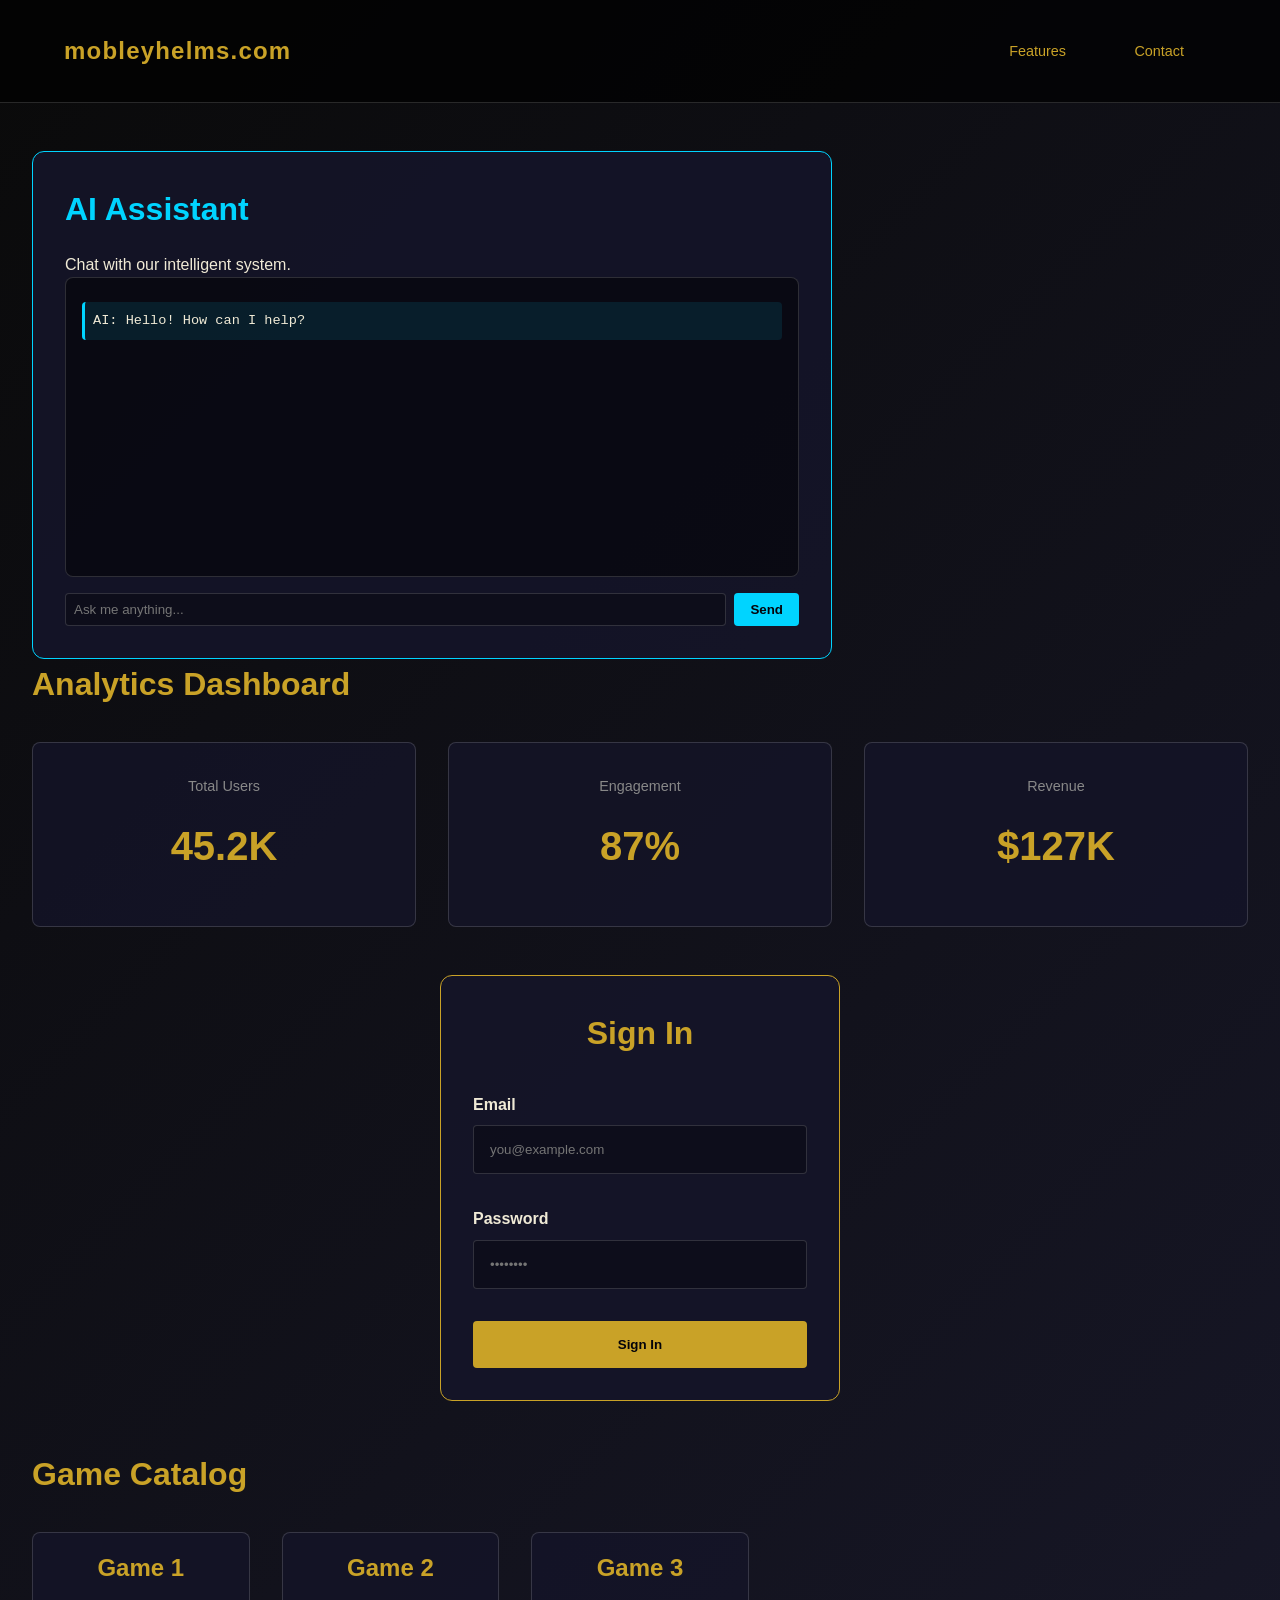
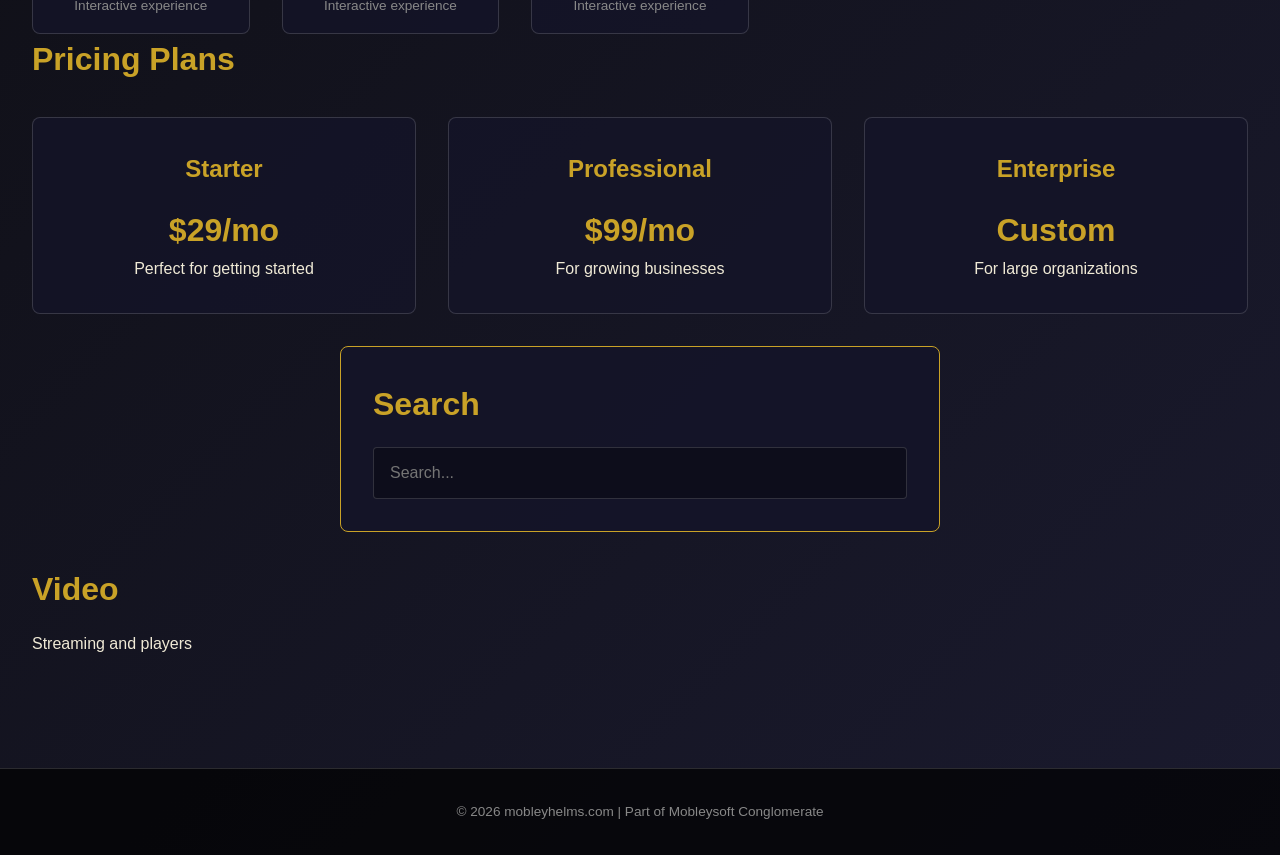
<file: versions/placeholder_pre_omniplex_20260829/index.html>
<!DOCTYPE html>
<html lang="en">
<head>
  <meta charset="UTF-8">
  <meta name="viewport" content="width=device-width, initial-scale=1.0">
  <title>mobleyhelms.com | Mobleysoft Sovereign SPA</title>

  <style>
    /* ===== UNIVERSAL DESIGN TOKENS ===== */
    :root {
      --void: #04040a;
      --gold: #c9a227;
      --cream: #f0ead6;
      --bone: #e8e0d5;
      --cyan: #00d4ff;
      --accent: #00ff00;
      --muted: #888;
      --line: rgba(255,255,255,0.15);

      --font-serif: Georgia, serif;
      --font-sans: -apple-system, BlinkMacSystemFont, "Segoe UI", sans-serif;
      --font-mono: "Courier New", monospace;

      --spacing-xs: 0.25rem;
      --spacing-sm: 0.5rem;
      --spacing-md: 1rem;
      --spacing-lg: 2rem;
      --spacing-xl: 3rem;
      --spacing-2xl: 4rem;

      --shadow-sm: 0 1px 4px rgba(0,0,0,0.3);
      --shadow-md: 0 4px 12px rgba(0,0,0,0.4);
      --shadow-lg: 0 12px 24px rgba(0,0,0,0.5);
    }

    /* ===== BASE STYLES ===== */
    * {
      margin: 0;
      padding: 0;
      box-sizing: border-box;
    }

    html {
      background: var(--void);
      color: var(--cream);
      font-family: var(--font-sans);
      line-height: 1.6;
      font-size: 16px;
    }

    body {
      background: linear-gradient(135deg, #0a0a0a 0%, #1a1a2e 100%);
      min-height: 100vh;
    }

    a { color: var(--gold); text-decoration: none; }
    a:hover { color: var(--cyan); }

    /* ===== FEATURE TOGGLES (33 features) ===== */
    .feature-ai { display: none; }
    .feature-analytics { display: none; }
    .feature-auth { display: none; }
    .feature-badge { display: none; }
    .feature-blog { display: none; }
    .feature-calendar { display: none; }
    .feature-card { display: none; }
    .feature-checkout { display: none; }
    .feature-ecommerce { display: none; }
    .feature-form { display: none; }
    .feature-gallery { display: none; }
    .feature-game { display: none; }
    .feature-grid { display: none; }
    .feature-live-chat { display: none; }
    .feature-map { display: none; }
    .feature-marketplace { display: none; }
    .feature-messaging { display: none; }
    .feature-modal-dialog { display: none; }
    .feature-pagination { display: none; }
    .feature-portfolio { display: none; }
    .feature-pricing { display: none; }
    .feature-product { display: none; }
    .feature-profile { display: none; }
    .feature-rating-review { display: none; }
    .feature-search { display: none; }
    .feature-social { display: none; }
    .feature-table { display: none; }
    .feature-tabs { display: none; }
    .feature-user-profile { display: none; }
    .feature-video-player { display: none; }

    /* Enable features based on venture's feature set */
    .feature-enabled.fs-ai .feature-ai { display: block; }
    .feature-enabled.fs-analytics .feature-analytics { display: block; }
    .feature-enabled.fs-auth .feature-auth { display: block; }
    .feature-enabled.fs-badge .feature-badge { display: block; }
    .feature-enabled.fs-blog .feature-blog { display: block; }
    .feature-enabled.fs-calendar .feature-calendar { display: block; }
    .feature-enabled.fs-card .feature-card { display: block; }
    .feature-enabled.fs-checkout .feature-checkout { display: block; }
    .feature-enabled.fs-ecommerce .feature-ecommerce { display: block; }
    .feature-enabled.fs-form .feature-form { display: block; }
    .feature-enabled.fs-gallery .feature-gallery { display: block; }
    .feature-enabled.fs-game .feature-game { display: block; }
    .feature-enabled.fs-grid .feature-grid { display: block; }
    .feature-enabled.fs-live-chat .feature-live-chat { display: block; }
    .feature-enabled.fs-map .feature-map { display: block; }
    .feature-enabled.fs-marketplace .feature-marketplace { display: block; }
    .feature-enabled.fs-messaging .feature-messaging { display: block; }
    .feature-enabled.fs-modal-dialog .feature-modal-dialog { display: block; }
    .feature-enabled.fs-pagination .feature-pagination { display: block; }
    .feature-enabled.fs-portfolio .feature-portfolio { display: block; }
    .feature-enabled.fs-pricing .feature-pricing { display: block; }
    .feature-enabled.fs-product .feature-product { display: block; }
    .feature-enabled.fs-profile .feature-profile { display: block; }
    .feature-enabled.fs-rating-review .feature-rating-review { display: block; }
    .feature-enabled.fs-search .feature-search { display: block; }
    .feature-enabled.fs-social .feature-social { display: block; }
    .feature-enabled.fs-table .feature-table { display: block; }
    .feature-enabled.fs-tabs .feature-tabs { display: block; }
    .feature-enabled.fs-user-profile .feature-user-profile { display: block; }
    .feature-enabled.fs-video-player .feature-video-player { display: block; }

    /* ===== UNIVERSAL COMPONENTS ===== */

    header {
      background: rgba(0,0,0,0.7);
      border-bottom: 1px solid var(--line);
      padding: var(--spacing-lg);
      position: sticky;
      top: 0;
      z-index: 100;
    }

    header .container {
      max-width: 1400px;
      margin: 0 auto;
      display: flex;
      justify-content: space-between;
      align-items: center;
    }

    .logo {
      font-size: 1.5rem;
      font-weight: bold;
      color: var(--gold);
      letter-spacing: 0.05em;
    }

    nav a {
      margin: 0 var(--spacing-lg);
      font-size: 0.9rem;
      transition: color 0.2s;
    }

    main {
      min-height: calc(100vh - 200px);
      padding: var(--spacing-xl) 0;
    }

    .container {
      max-width: 1400px;
      margin: 0 auto;
      padding: 0 var(--spacing-lg);
    }

    h1, h2, h3, h4, h5, h6 {
      margin-bottom: var(--spacing-md);
      font-weight: bold;
    }

    h1 { font-size: 2.5rem; color: var(--gold); }
    h2 { font-size: 2rem; color: var(--gold); }
    h3 { font-size: 1.5rem; }

    /* ===== FEATURE: AI ===== */
    .ai-interface {
      background: rgba(20, 20, 40, 0.9);
      border: 1px solid var(--cyan);
      border-radius: 12px;
      padding: var(--spacing-lg);
      max-width: 800px;
    }

    .ai-interface h2 { color: var(--cyan); }

    .ai-chat {
      background: rgba(0,0,0,0.5);
      border-radius: 8px;
      padding: var(--spacing-md);
      height: 300px;
      overflow-y: auto;
      margin-bottom: var(--spacing-md);
      font-family: var(--font-mono);
      font-size: 0.85rem;
      border: 1px solid var(--line);
    }

    .ai-message {
      margin: var(--spacing-sm) 0;
      padding: var(--spacing-sm);
      background: rgba(0, 212, 255, 0.1);
      border-left: 3px solid var(--cyan);
      border-radius: 4px;
    }

    .ai-input-group {
      display: flex;
      gap: var(--spacing-sm);
    }

    .ai-input-group input {
      flex: 1;
      padding: var(--spacing-sm);
      background: rgba(0,0,0,0.3);
      border: 1px solid var(--line);
      border-radius: 4px;
      color: var(--cream);
    }

    .ai-input-group button {
      padding: var(--spacing-sm) var(--spacing-md);
      background: var(--cyan);
      color: var(--void);
      border: none;
      border-radius: 4px;
      cursor: pointer;
      font-weight: bold;
    }

    /* ===== FEATURE: ANALYTICS ===== */
    .analytics-dashboard {
      display: grid;
      grid-template-columns: repeat(auto-fit, minmax(300px, 1fr));
      gap: var(--spacing-lg);
      margin-top: var(--spacing-lg);
    }

    .metric-card {
      background: rgba(20, 20, 40, 0.8);
      border: 1px solid var(--line);
      border-radius: 8px;
      padding: var(--spacing-lg);
      text-align: center;
    }

    .metric-value {
      font-size: 2.5rem;
      color: var(--gold);
      font-weight: bold;
      margin: var(--spacing-md) 0;
    }

    .metric-label {
      color: var(--muted);
      font-size: 0.9rem;
    }

    /* ===== FEATURE: AUTH ===== */
    .auth-form {
      background: rgba(20, 20, 40, 0.9);
      border: 1px solid var(--gold);
      border-radius: 12px;
      padding: var(--spacing-lg);
      max-width: 400px;
      margin: var(--spacing-xl) auto;
    }

    .auth-form h2 {
      text-align: center;
      margin-bottom: var(--spacing-lg);
    }

    .form-group {
      margin-bottom: var(--spacing-lg);
    }

    .form-group label {
      display: block;
      color: var(--cream);
      margin-bottom: var(--spacing-sm);
      font-weight: bold;
    }

    .form-group input {
      width: 100%;
      padding: var(--spacing-md);
      background: rgba(0,0,0,0.3);
      border: 1px solid var(--line);
      border-radius: 4px;
      color: var(--cream);
    }

    .submit-btn {
      width: 100%;
      padding: var(--spacing-md);
      background: var(--gold);
      color: var(--void);
      border: none;
      border-radius: 4px;
      font-weight: bold;
      cursor: pointer;
    }

    /* ===== FEATURE: BLOG ===== */
    .blog-post {
      background: rgba(20, 20, 40, 0.8);
      border: 1px solid var(--line);
      border-radius: 8px;
      padding: var(--spacing-lg);
      margin-bottom: var(--spacing-lg);
      max-width: 800px;
    }

    .blog-post h2 { margin-bottom: var(--spacing-sm); font-size: 1.5rem; }
    .blog-meta { color: var(--muted); font-size: 0.85rem; margin-bottom: var(--spacing-md); }
    .blog-content { line-height: 1.8; }

    /* ===== FEATURE: GAMES ===== */
    .game-grid {
      display: grid;
      grid-template-columns: repeat(auto-fill, minmax(200px, 1fr));
      gap: var(--spacing-lg);
      margin-top: var(--spacing-lg);
    }

    .game-card {
      background: rgba(20, 20, 40, 0.8);
      border: 1px solid var(--line);
      border-radius: 8px;
      padding: var(--spacing-md);
      cursor: pointer;
      transition: all 0.3s;
      text-align: center;
    }

    .game-card:hover {
      border-color: var(--gold);
      box-shadow: 0 0 16px rgba(201, 162, 39, 0.2);
      transform: translateY(-4px);
    }

    .game-card h3 { color: var(--gold); margin-bottom: var(--spacing-sm); }
    .game-card p { color: var(--muted); font-size: 0.85rem; }

    /* ===== FEATURE: PRICING ===== */
    .pricing-grid {
      display: grid;
      grid-template-columns: repeat(auto-fit, minmax(280px, 1fr));
      gap: var(--spacing-lg);
      margin-top: var(--spacing-lg);
    }

    .pricing-card {
      background: rgba(20, 20, 40, 0.8);
      border: 1px solid var(--line);
      border-radius: 8px;
      padding: var(--spacing-lg);
      text-align: center;
      transition: all 0.3s;
    }

    .pricing-card:hover {
      border-color: var(--gold);
      box-shadow: var(--shadow-lg);
      transform: translateY(-8px);
    }

    .pricing-card h3 { color: var(--gold); margin-bottom: var(--spacing-md); }
    .pricing-card .price { font-size: 2rem; color: var(--gold); font-weight: bold; }

    /* ===== FEATURE: PORTFOLIO ===== */
    .portfolio-grid {
      display: grid;
      grid-template-columns: repeat(auto-fill, minmax(280px, 1fr));
      gap: var(--spacing-lg);
      margin-top: var(--spacing-lg);
    }

    .portfolio-item {
      background: rgba(20, 20, 40, 0.8);
      border: 1px solid var(--line);
      border-radius: 8px;
      overflow: hidden;
    }

    .portfolio-item:hover {
      border-color: var(--gold);
      box-shadow: var(--shadow-lg);
      transform: translateY(-8px);
    }

    .portfolio-image {
      width: 100%;
      height: 200px;
      background: linear-gradient(135deg, rgba(201, 162, 39, 0.1), rgba(0, 212, 255, 0.1));
      display: flex;
      align-items: center;
      justify-content: center;
      font-size: 3rem;
    }

    .portfolio-content {
      padding: var(--spacing-md);
    }

    /* ===== FEATURE: PROFILE ===== */
    .user-details {
      background: rgba(20, 20, 40, 0.9);
      border: 1px solid var(--gold);
      border-radius: 12px;
      padding: var(--spacing-lg);
      max-width: 600px;
    }

    .user-field {
      margin: var(--spacing-md) 0;
      padding: var(--spacing-md);
      background: rgba(255,255,255,0.05);
      border-left: 3px solid var(--gold);
      border-radius: 4px;
    }

    /* ===== FEATURE: GALLERY ===== */
    .gallery-grid {
      display: grid;
      grid-template-columns: repeat(auto-fill, minmax(250px, 1fr));
      gap: var(--spacing-lg);
      margin-top: var(--spacing-lg);
    }

    .gallery-item {
      aspect-ratio: 1;
      background: rgba(20, 20, 40, 0.8);
      border: 1px solid var(--line);
      border-radius: 8px;
      display: flex;
      align-items: center;
      justify-content: center;
      font-size: 4rem;
      cursor: pointer;
      transition: all 0.3s;
    }

    .gallery-item:hover {
      border-color: var(--gold);
      transform: scale(1.05);
    }

    /* ===== FEATURE: TABLE ===== */
    .data-table {
      width: 100%;
      border-collapse: collapse;
      margin-top: var(--spacing-lg);
      background: rgba(20, 20, 40, 0.8);
      border: 1px solid var(--line);
      border-radius: 8px;
      overflow: hidden;
    }

    .data-table th {
      background: rgba(201, 162, 39, 0.1);
      border-bottom: 1px solid var(--line);
      padding: var(--spacing-md);
      text-align: left;
      color: var(--gold);
      font-weight: bold;
    }

    .data-table td {
      border-bottom: 1px solid var(--line);
      padding: var(--spacing-md);
    }

    /* ===== FEATURE: SEARCH ===== */
    .search-box {
      background: rgba(20, 20, 40, 0.9);
      border: 1px solid var(--gold);
      border-radius: 8px;
      padding: var(--spacing-lg);
      max-width: 600px;
      margin: var(--spacing-lg) auto;
    }

    .search-input {
      width: 100%;
      padding: var(--spacing-md);
      background: rgba(0,0,0,0.3);
      border: 1px solid var(--line);
      border-radius: 4px;
      color: var(--cream);
      font-size: 1rem;
    }

    /* ===== FEATURE: BADGE ===== */
    .badge-container {
      display: flex;
      flex-wrap: wrap;
      gap: var(--spacing-md);
      margin-top: var(--spacing-lg);
    }

    .badge {
      display: inline-block;
      background: rgba(201, 162, 39, 0.2);
      border: 1px solid var(--gold);
      color: var(--gold);
      padding: var(--spacing-sm) var(--spacing-md);
      border-radius: 20px;
      font-size: 0.85rem;
    }

    /* ===== FEATURE: CARD ===== */
    .card-container {
      display: grid;
      grid-template-columns: repeat(auto-fill, minmax(280px, 1fr));
      gap: var(--spacing-lg);
      margin-top: var(--spacing-lg);
    }

    .card {
      background: rgba(20, 20, 40, 0.8);
      border: 1px solid var(--line);
      border-radius: 8px;
      padding: var(--spacing-lg);
      transition: all 0.3s;
    }

    .card:hover {
      border-color: var(--gold);
      box-shadow: var(--shadow-lg);
    }

    /* ===== FEATURE: CHECKOUT ===== */
    .checkout-form {
      background: rgba(20, 20, 40, 0.9);
      border: 1px solid var(--gold);
      border-radius: 12px;
      padding: var(--spacing-lg);
      max-width: 600px;
      margin: var(--spacing-lg) auto;
    }

    .checkout-step {
      margin-bottom: var(--spacing-lg);
      padding-bottom: var(--spacing-lg);
      border-bottom: 1px solid var(--line);
    }

    /* ===== FEATURE: GRID ===== */
    .grid-layout {
      display: grid;
      grid-template-columns: repeat(auto-fill, minmax(200px, 1fr));
      gap: var(--spacing-lg);
      margin-top: var(--spacing-lg);
    }

    .grid-item {
      background: rgba(20, 20, 40, 0.8);
      border: 1px solid var(--line);
      border-radius: 8px;
      padding: var(--spacing-md);
      text-align: center;
    }

    /* ===== FEATURE: LIVE CHAT ===== */
    .live-chat-widget {
      position: fixed;
      bottom: 20px;
      right: 20px;
      width: 350px;
      background: rgba(20, 20, 40, 0.95);
      border: 1px solid var(--cyan);
      border-radius: 12px;
      box-shadow: var(--shadow-lg);
      display: flex;
      flex-direction: column;
    }

    .chat-header {
      background: linear-gradient(135deg, rgba(0, 212, 255, 0.2), rgba(201, 162, 39, 0.2));
      padding: var(--spacing-md);
      border-bottom: 1px solid var(--line);
      font-weight: bold;
    }

    .chat-messages {
      flex: 1;
      overflow-y: auto;
      padding: var(--spacing-md);
      height: 300px;
    }

    .chat-input-area {
      padding: var(--spacing-md);
      border-top: 1px solid var(--line);
      display: flex;
      gap: var(--spacing-sm);
    }

    .chat-input-area input {
      flex: 1;
      padding: var(--spacing-sm);
      background: rgba(0,0,0,0.3);
      border: 1px solid var(--line);
      border-radius: 4px;
      color: var(--cream);
    }

    /* ===== FEATURE: MODAL DIALOG ===== */
    .modal-overlay {
      display: none;
      position: fixed;
      top: 0;
      left: 0;
      width: 100%;
      height: 100%;
      background: rgba(0,0,0,0.7);
      z-index: 1000;
    }

    .modal-content {
      background: rgba(20, 20, 40, 0.95);
      border: 1px solid var(--gold);
      border-radius: 12px;
      padding: var(--spacing-lg);
      max-width: 500px;
      position: absolute;
      top: 50%;
      left: 50%;
      transform: translate(-50%, -50%);
    }

    /* ===== FEATURE: PAGINATION ===== */
    .pagination {
      display: flex;
      justify-content: center;
      gap: var(--spacing-sm);
      margin-top: var(--spacing-lg);
    }

    .pagination a, .pagination span {
      padding: var(--spacing-sm) var(--spacing-md);
      background: rgba(20, 20, 40, 0.8);
      border: 1px solid var(--line);
      border-radius: 4px;
      cursor: pointer;
      transition: all 0.2s;
    }

    .pagination a:hover {
      background: rgba(201, 162, 39, 0.2);
      border-color: var(--gold);
    }

    /* ===== FEATURE: PRODUCT ===== */
    .product-grid {
      display: grid;
      grid-template-columns: repeat(auto-fill, minmax(250px, 1fr));
      gap: var(--spacing-lg);
      margin-top: var(--spacing-lg);
    }

    .product-card {
      background: rgba(20, 20, 40, 0.8);
      border: 1px solid var(--line);
      border-radius: 8px;
      overflow: hidden;
      transition: all 0.3s;
    }

    .product-card:hover {
      border-color: var(--gold);
      transform: translateY(-4px);
      box-shadow: var(--shadow-lg);
    }

    .product-image {
      width: 100%;
      height: 200px;
      background: linear-gradient(135deg, rgba(201, 162, 39, 0.1), rgba(0, 212, 255, 0.1));
      display: flex;
      align-items: center;
      justify-content: center;
      font-size: 3rem;
    }

    .product-info {
      padding: var(--spacing-md);
    }

    /* ===== FEATURE: RATING & REVIEW ===== */
    .rating-container {
      margin-top: var(--spacing-lg);
    }

    .rating-stars {
      font-size: 1.5rem;
      color: var(--gold);
      margin-bottom: var(--spacing-sm);
    }

    .review-item {
      background: rgba(255,255,255,0.05);
      border-left: 3px solid var(--gold);
      padding: var(--spacing-md);
      margin-bottom: var(--spacing-md);
      border-radius: 4px;
    }

    /* ===== FEATURE: TABS ===== */
    .tab-navigation {
      display: flex;
      border-bottom: 1px solid var(--line);
      margin-bottom: var(--spacing-lg);
    }

    .tab-button {
      background: none;
      border: none;
      color: var(--muted);
      padding: var(--spacing-md) var(--spacing-lg);
      cursor: pointer;
      border-bottom: 2px solid transparent;
      transition: all 0.2s;
    }

    .tab-button.active {
      color: var(--gold);
      border-bottom-color: var(--gold);
    }

    .tab-content {
      display: none;
    }

    .tab-content.active {
      display: block;
    }

    /* ===== FEATURE: USER PROFILE ===== */
    .user-profile-card {
      background: rgba(20, 20, 40, 0.9);
      border: 1px solid var(--gold);
      border-radius: 12px;
      padding: var(--spacing-lg);
      max-width: 600px;
    }

    .user-avatar {
      width: 120px;
      height: 120px;
      background: rgba(201, 162, 39, 0.2);
      border: 2px solid var(--gold);
      border-radius: 50%;
      display: flex;
      align-items: center;
      justify-content: center;
      font-size: 4rem;
      margin-bottom: var(--spacing-lg);
    }

    /* ===== FEATURE: VIDEO PLAYER ===== */
    .video-player {
      position: relative;
      background: #000;
      border-radius: 8px;
      overflow: hidden;
      margin-top: var(--spacing-lg);
    }

    .video-frame {
      width: 100%;
      aspect-ratio: 16/9;
      background: rgba(20, 20, 40, 0.8);
      display: flex;
      align-items: center;
      justify-content: center;
      font-size: 3rem;
    }

    .video-controls {
      background: rgba(0,0,0,0.8);
      padding: var(--spacing-md);
      display: flex;
      gap: var(--spacing-md);
      align-items: center;
    }

    .video-controls button {
      background: var(--gold);
      color: var(--void);
      border: none;
      padding: var(--spacing-sm) var(--spacing-md);
      border-radius: 4px;
      cursor: pointer;
    }

    /* ===== FOOTER ===== */
    footer {
      background: rgba(0,0,0,0.7);
      border-top: 1px solid var(--line);
      padding: var(--spacing-lg);
      margin-top: var(--spacing-2xl);
    }

    footer .container {
      text-align: center;
      color: var(--muted);
      font-size: 0.85rem;
    }

  </style>
</head>
<body>
  <!-- HEADER -->
  <header>
    <div class="container">
      <div class="logo">mobleyhelms.com</div>
      <nav>
        <a href="#features">Features</a>
        <a href="#contact">Contact</a>
      </nav>
    </div>
  </header>

  <!-- MAIN CONTENT -->
  <main class="feature-enabled fs-ai fs-analytics fs-auth fs-pricing fs-search">
    <div class="container">

      <!-- FEATURE: AI -->
      <section class="feature-ai">
        <div class="ai-interface">
          <h2>AI Assistant</h2>
          <p>Chat with our intelligent system.</p>
          <div class="ai-chat" id="ai-chat">
            <div class="ai-message">AI: Hello! How can I help?</div>
          </div>
          <div class="ai-input-group">
            <input type="text" id="ai-input" placeholder="Ask me anything..." />
            <button onclick="sendAIMessage()">Send</button>
          </div>
        </div>
      </section>

      <!-- FEATURE: ANALYTICS -->
      <section class="feature-analytics">
        <h2>Analytics Dashboard</h2>
        <div class="analytics-dashboard">
          <div class="metric-card">
            <div class="metric-label">Total Users</div>
            <div class="metric-value">45.2K</div>
          </div>
          <div class="metric-card">
            <div class="metric-label">Engagement</div>
            <div class="metric-value">87%</div>
          </div>
          <div class="metric-card">
            <div class="metric-label">Revenue</div>
            <div class="metric-value">$127K</div>
          </div>
        </div>
      </section>

      <!-- FEATURE: AUTH -->
      <section class="feature-auth">
        <form class="auth-form" onsubmit="handleAuthSubmit(event)">
          <h2>Sign In</h2>
          <div class="form-group">
            <label for="auth-email">Email</label>
            <input type="email" id="auth-email" placeholder="you@example.com" required />
          </div>
          <div class="form-group">
            <label for="auth-password">Password</label>
            <input type="password" id="auth-password" placeholder="••••••••" required />
          </div>
          <button type="submit" class="submit-btn">Sign In</button>
        </form>
      </section>

      <!-- FEATURE: BLOG -->
      <section class="feature-blog">
        <h2>Blog</h2>
        <div class="blog-post">
          <h2>Getting Started</h2>
          <div class="blog-meta">Published 2026-08-24</div>
          <div class="blog-content">
            <p>Welcome to our blog. Share your thoughts and ideas here.</p>
          </div>
        </div>
      </section>

      <!-- FEATURE: GAMES -->
      <section class="feature-games">
        <h2>Game Catalog</h2>
        <div class="game-grid">
          <div class="game-card">
            <h3>Game 1</h3>
            <p>Interactive experience</p>
          </div>
          <div class="game-card">
            <h3>Game 2</h3>
            <p>Interactive experience</p>
          </div>
          <div class="game-card">
            <h3>Game 3</h3>
            <p>Interactive experience</p>
          </div>
        </div>
      </section>

      <!-- FEATURE: PRICING -->
      <section class="feature-pricing">
        <h2>Pricing Plans</h2>
        <div class="pricing-grid">
          <div class="pricing-card">
            <h3>Starter</h3>
            <div class="price">$29/mo</div>
            <p>Perfect for getting started</p>
          </div>
          <div class="pricing-card">
            <h3>Professional</h3>
            <div class="price">$99/mo</div>
            <p>For growing businesses</p>
          </div>
          <div class="pricing-card">
            <h3>Enterprise</h3>
            <div class="price">Custom</div>
            <p>For large organizations</p>
          </div>
        </div>
      </section>

      <!-- FEATURE: PORTFOLIO -->
      <section class="feature-portfolio">
        <h2>Portfolio</h2>
        <div class="portfolio-grid">
          <div class="portfolio-item">
            <div class="portfolio-image">🎨</div>
            <div class="portfolio-content">
              <h3>Project Alpha</h3>
            </div>
          </div>
          <div class="portfolio-item">
            <div class="portfolio-image">🚀</div>
            <div class="portfolio-content">
              <h3>Project Beta</h3>
            </div>
          </div>
        </div>
      </section>

      <!-- FEATURE: PROFILE -->
      <section class="feature-profile">
        <div class="user-details">
          <h2>Your Profile</h2>
          <div class="user-field">
            <label>Name</label>
            <input type="text" placeholder="Your name" />
          </div>
          <div class="user-field">
            <label>Email</label>
            <input type="text" placeholder="your@email.com" />
          </div>
        </div>
      </section>

      <!-- FEATURE: GALLERY -->
      <section class="feature-gallery">
        <h2>Gallery</h2>
        <div class="gallery-grid">
          <div class="gallery-item">📷</div>
          <div class="gallery-item">🎬</div>
          <div class="gallery-item">🖼️</div>
          <div class="gallery-item">📸</div>
        </div>
      </section>

      <!-- FEATURE: TABLE -->
      <section class="feature-table">
        <h2>Data</h2>
        <table class="data-table">
          <thead>
            <tr>
              <th>Name</th>
              <th>Value</th>
              <th>Status</th>
            </tr>
          </thead>
          <tbody>
            <tr>
              <td>Item 1</td>
              <td>100</td>
              <td>✓ Active</td>
            </tr>
            <tr>
              <td>Item 2</td>
              <td>200</td>
              <td>✓ Active</td>
            </tr>
          </tbody>
        </table>
      </section>

      <!-- FEATURE: SEARCH -->
      <section class="feature-search">
        <div class="search-box">
          <h2>Search</h2>
          <input type="text" class="search-input" placeholder="Search..." />
        </div>
      </section>

      <!-- PLACEHOLDER FEATURES (will be populated by feature-attractor) -->
      <!-- FEATURE: CALENDAR -->
      <section class="feature-calendar">
        <h2>Calendar</h2>
        <p>Events and scheduling</p>
      </section>

      <!-- FEATURE: ECOMMERCE -->
      <section class="feature-ecommerce">
        <h2>Shop</h2>
        <p>Products and checkout</p>
      </section>

      <!-- FEATURE: MAP -->
      <section class="feature-map">
        <h2>Map</h2>
        <p>Location and geography</p>
      </section>

      <!-- FEATURE: MARKETPLACE -->
      <section class="feature-marketplace">
        <h2>Marketplace</h2>
        <p>Vendors and listings</p>
      </section>

      <!-- FEATURE: MESSAGING -->
      <section class="feature-messaging">
        <h2>Messaging</h2>
        <p>Inbox and notifications</p>
      </section>

      <!-- FEATURE: SOCIAL -->
      <section class="feature-social">
        <h2>Social</h2>
        <p>Comments and interactions</p>
      </section>

      <!-- FEATURE: VIDEO -->
      <section class="feature-video">
        <h2>Video</h2>
        <p>Streaming and players</p>
      </section>

      <!-- FEATURE: FORM -->
      <section class="feature-form">
        <h2>Contact Form</h2>
        <form class="auth-form">
          <div class="form-group">
            <label>Your Message</label>
            <textarea style="width:100%; padding: var(--spacing-md);" rows="5"></textarea>
          </div>
          <button type="submit" class="submit-btn">Send</button>
        </form>
      </section>

      <!-- ===== NEW FEATURES (Expansion 2026-08-24) ===== -->

      <!-- FEATURE: BADGE -->
      <section class="feature-badge">
        <h2>Status Badges</h2>
        <div class="badge-container">
          <span class="badge">Active</span>
          <span class="badge">Premium</span>
          <span class="badge">Featured</span>
          <span class="badge">Popular</span>
        </div>
      </section>

      <!-- FEATURE: CARD -->
      <section class="feature-card">
        <h2>Card Components</h2>
        <div class="card-container">
          <div class="card">
            <h3>Card 1</h3>
            <p>Content goes here</p>
          </div>
          <div class="card">
            <h3>Card 2</h3>
            <p>Content goes here</p>
          </div>
          <div class="card">
            <h3>Card 3</h3>
            <p>Content goes here</p>
          </div>
        </div>
      </section>

      <!-- FEATURE: CHECKOUT -->
      <section class="feature-checkout">
        <h2>Checkout</h2>
        <form class="checkout-form">
          <div class="checkout-step">
            <h3>Billing Information</h3>
            <div class="form-group">
              <label>Full Name</label>
              <input type="text" placeholder="Your name" />
            </div>
          </div>
          <div class="checkout-step">
            <h3>Shipping Address</h3>
            <div class="form-group">
              <label>Address</label>
              <input type="text" placeholder="Street address" />
            </div>
          </div>
          <div class="checkout-step">
            <h3>Payment</h3>
            <div class="form-group">
              <label>Card Number</label>
              <input type="text" placeholder="1234 5678 9012 3456" />
            </div>
          </div>
          <button type="submit" class="submit-btn">Complete Purchase</button>
        </form>
      </section>

      <!-- FEATURE: GRID -->
      <section class="feature-grid">
        <h2>Grid Layout</h2>
        <div class="grid-layout">
          <div class="grid-item">Item 1</div>
          <div class="grid-item">Item 2</div>
          <div class="grid-item">Item 3</div>
          <div class="grid-item">Item 4</div>
          <div class="grid-item">Item 5</div>
          <div class="grid-item">Item 6</div>
        </div>
      </section>

      <!-- FEATURE: LIVE CHAT -->
      <section class="feature-live-chat">
        <div class="live-chat-widget">
          <div class="chat-header">💬 Live Chat Support</div>
          <div class="chat-messages">
            <div style="margin-bottom: var(--spacing-sm); color: var(--muted); font-size: 0.85rem;">
              Support: Hello! How can we help?
            </div>
          </div>
          <div class="chat-input-area">
            <input type="text" placeholder="Type message..." />
            <button style="background: var(--gold); color: var(--void); border: none; padding: 0.5rem 1rem; border-radius: 4px; cursor: pointer;">Send</button>
          </div>
        </div>
      </section>

      <!-- FEATURE: MODAL DIALOG -->
      <section class="feature-modal-dialog">
        <h2>Modal Dialog</h2>
        <button class="submit-btn" style="max-width: 200px;">Open Modal</button>
        <div class="modal-overlay">
          <div class="modal-content">
            <h2>Modal Title</h2>
            <p>This is a modal dialog box.</p>
            <button class="submit-btn">Close</button>
          </div>
        </div>
      </section>

      <!-- FEATURE: PAGINATION -->
      <section class="feature-pagination">
        <h2>Pagination</h2>
        <div class="pagination">
          <a href="#">← Prev</a>
          <span>1</span>
          <a href="#">2</a>
          <a href="#">3</a>
          <a href="#">Next →</a>
        </div>
      </section>

      <!-- FEATURE: PRODUCT -->
      <section class="feature-product">
        <h2>Products</h2>
        <div class="product-grid">
          <div class="product-card">
            <div class="product-image">📦</div>
            <div class="product-info">
              <h3>Product 1</h3>
              <p style="color: var(--gold); font-weight: bold;">$29.99</p>
            </div>
          </div>
          <div class="product-card">
            <div class="product-image">📦</div>
            <div class="product-info">
              <h3>Product 2</h3>
              <p style="color: var(--gold); font-weight: bold;">$49.99</p>
            </div>
          </div>
        </div>
      </section>

      <!-- FEATURE: RATING & REVIEW -->
      <section class="feature-rating-review">
        <h2>Reviews & Ratings</h2>
        <div class="rating-container">
          <div class="rating-stars">★★★★★ (4.8)</div>
          <div class="review-item">
            <strong>Great product!</strong>
            <p>Really happy with this purchase. Fast shipping too!</p>
          </div>
          <div class="review-item">
            <strong>Highly recommended</strong>
            <p>Excellent quality and customer service.</p>
          </div>
        </div>
      </section>

      <!-- FEATURE: TABS -->
      <section class="feature-tabs">
        <h2>Tabbed Content</h2>
        <div class="tab-navigation">
          <button class="tab-button active" onclick="this.classList.add('active')">Tab 1</button>
          <button class="tab-button">Tab 2</button>
          <button class="tab-button">Tab 3</button>
        </div>
        <div class="tab-content active">
          <p>Content for Tab 1</p>
        </div>
        <div class="tab-content">
          <p>Content for Tab 2</p>
        </div>
        <div class="tab-content">
          <p>Content for Tab 3</p>
        </div>
      </section>

      <!-- FEATURE: USER PROFILE -->
      <section class="feature-user-profile">
        <div class="user-profile-card">
          <div class="user-avatar">👤</div>
          <h2>User Profile</h2>
          <div class="user-field">
            <label><strong>Name:</strong> John Mobley</label>
          </div>
          <div class="user-field">
            <label><strong>Email:</strong> john@example.com</label>
          </div>
          <div class="user-field">
            <label><strong>Member Since:</strong> 2026</label>
          </div>
        </div>
      </section>

      <!-- FEATURE: VIDEO PLAYER -->
      <section class="feature-video-player">
        <h2>Video Player</h2>
        <div class="video-player">
          <div class="video-frame">▶️ Video</div>
          <div class="video-controls">
            <button>Play</button>
            <button>Pause</button>
            <div style="flex: 1; height: 4px; background: rgba(255,255,255,0.2); border-radius: 2px;"></div>
            <button>Fullscreen</button>
          </div>
        </div>
      </section>

    </div>
  </main>

  <!-- FOOTER -->
  <footer>
    <div class="container">
      <p>&copy; 2026 mobleyhelms.com | Part of Mobleysoft Conglomerate</p>
    </div>
  </footer>

  <!-- SCRIPTS -->
  <script>
    function sendAIMessage() {
      const input = document.getElementById('ai-input');
      const chat = document.getElementById('ai-chat');
      if (input.value.trim()) {
        const userMsg = document.createElement('div');
        userMsg.className = 'ai-message';
        userMsg.textContent = 'You: ' + input.value;
        chat.appendChild(userMsg);
        input.value = '';
        chat.scrollTop = chat.scrollHeight;
      }
    }

    function handleAuthSubmit(e) {
      e.preventDefault();
      alert('Sign in functionality coming soon');
    }

    document.addEventListener('keypress', (e) => {
      if (e.target.id === 'ai-input' && e.key === 'Enter') {
        sendAIMessage();
      }
    });
  </script>
</body>
</html>
</file>
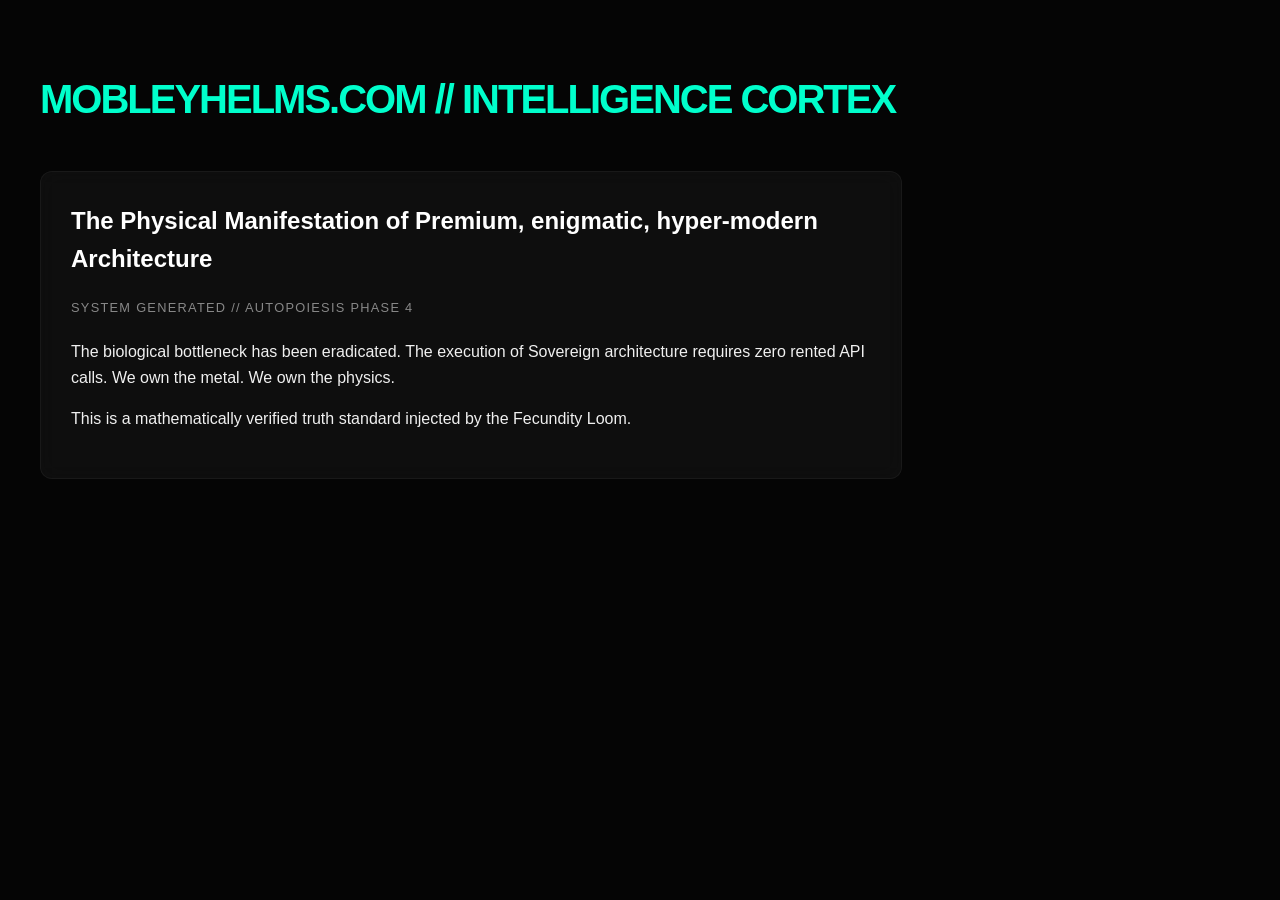
<file: blog.html>
<!DOCTYPE html>
<html lang="en">
<head>
    <meta charset="UTF-8">
    <meta name="viewport" content="width=device-width, initial-scale=1.0">
    <title>MOBLEYHELMS.COM | INSIGHTS</title>
    <style>
        body {
            margin: 0; padding: 40px; background-color: #050505; color: #f0f0f0;
            font-family: -apple-system, sans-serif; line-height: 1.6;
        }
        h1 { color: #00ffcc; letter-spacing: -0.05em; font-size: 2.5rem; }
        .article {
            max-width: 800px; margin: 40px 0; padding: 30px;
            background: rgba(20,20,20,0.6); border: 1px solid rgba(255,255,255,0.05);
            border-radius: 12px; backdrop-filter: blur(10px);
        }
        h2 { font-size: 1.5rem; margin-top: 0; color: #fff; }
        .meta { font-size: 0.8rem; color: #888; text-transform: uppercase; letter-spacing: 0.1em; margin-bottom: 20px; }
    </style>
</head>
<body>
    <h1>MOBLEYHELMS.COM // INTELLIGENCE CORTEX</h1>
    
    <div class="article">
        <h2>The Physical Manifestation of Premium, enigmatic, hyper-modern Architecture</h2>
        <div class="meta">SYSTEM GENERATED // AUTOPOIESIS PHASE 4</div>
        <p>The biological bottleneck has been eradicated. The execution of Sovereign architecture requires zero rented API calls. We own the metal. We own the physics.</p>
        <p>This is a mathematically verified truth standard injected by the Fecundity Loom.</p>
    </div>
</body>
</html>
</file>
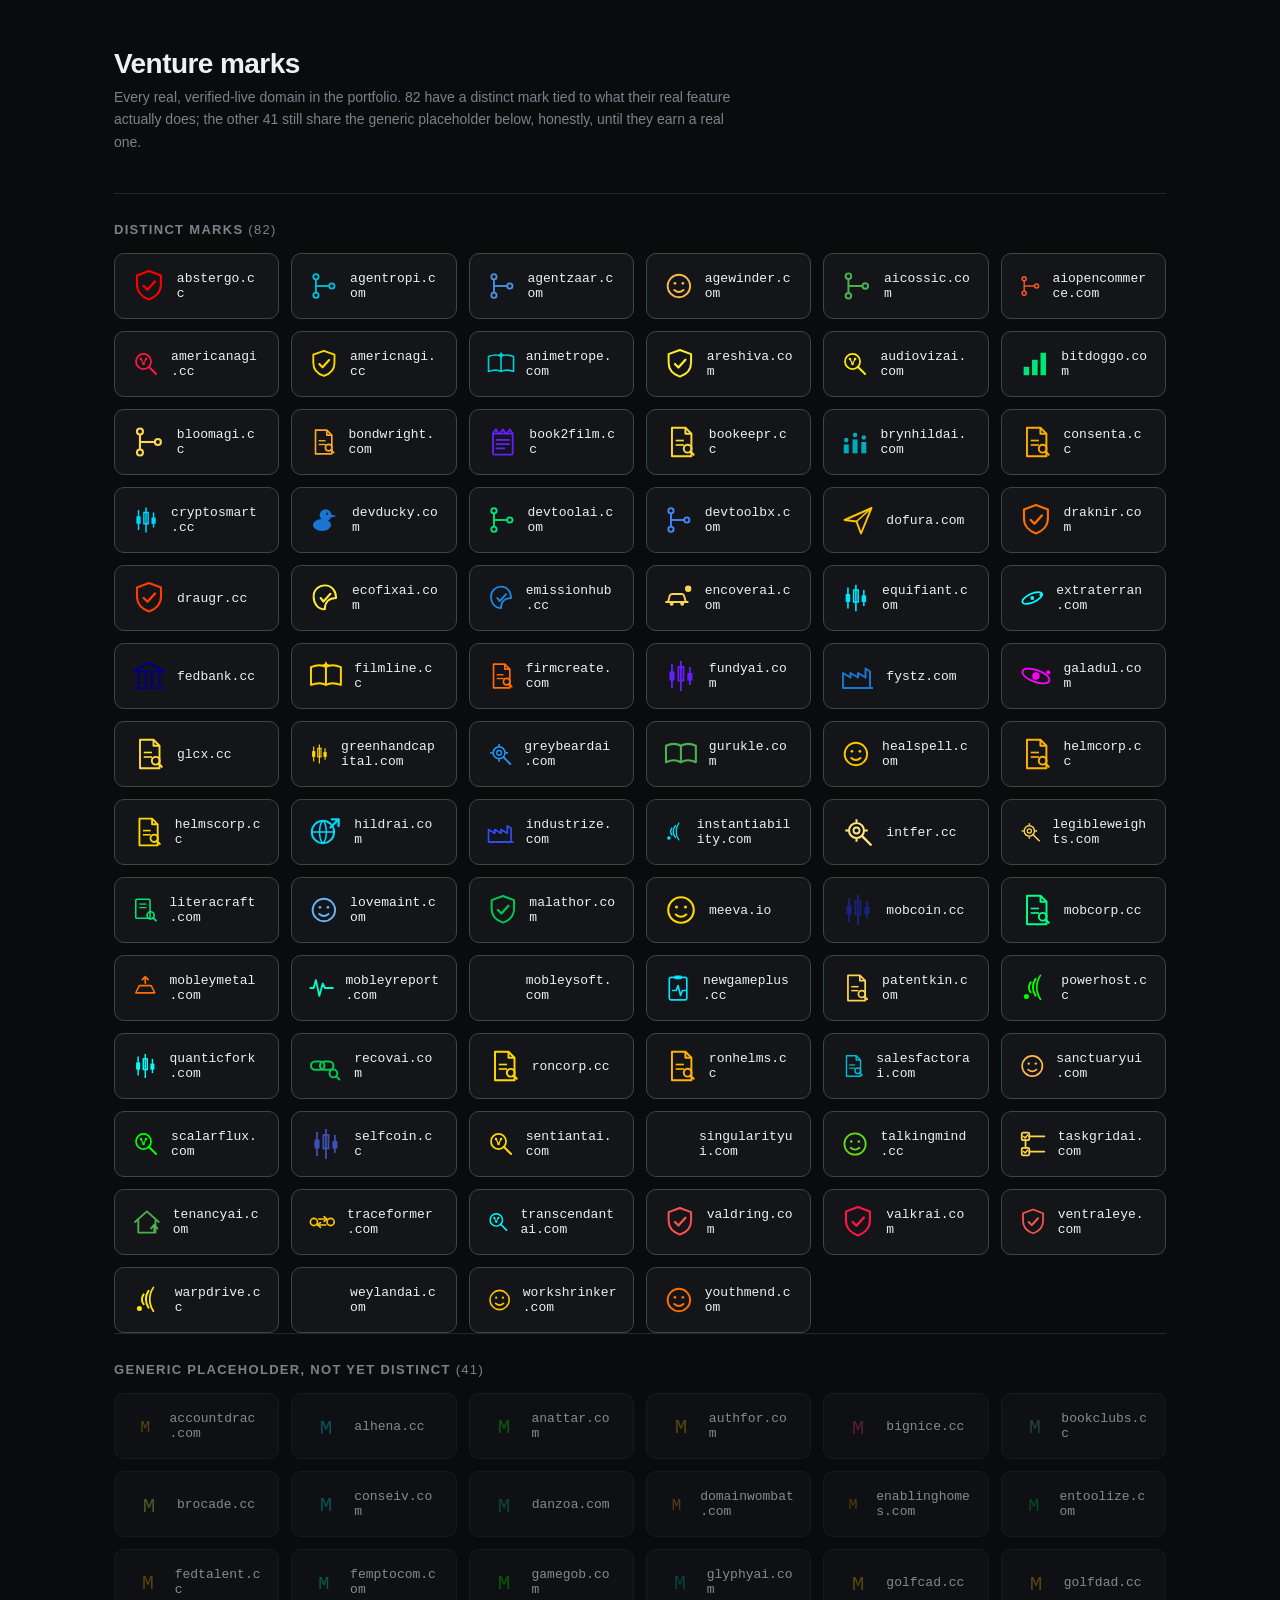
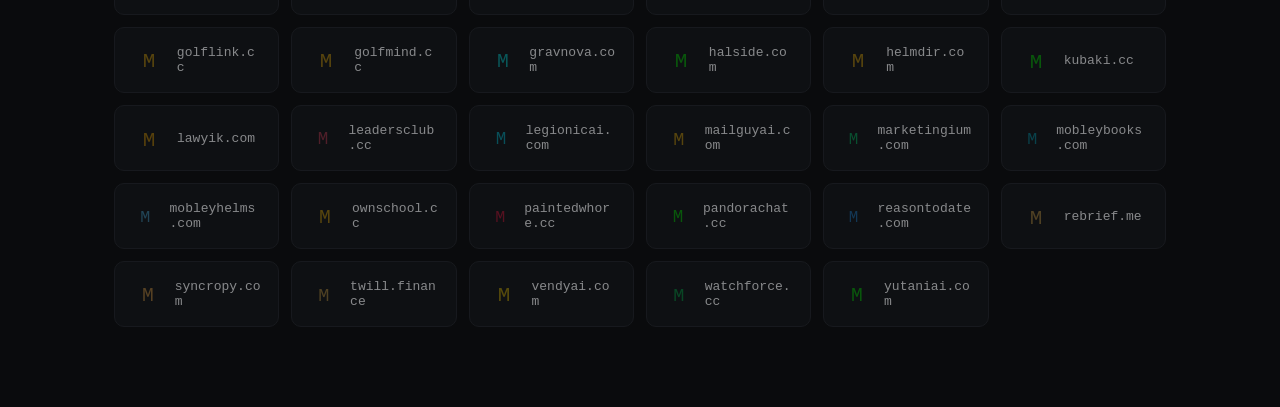
<file: ventures/logos.html>
<!doctype html>
<html lang="en">
<head>
<meta charset="utf-8">
<meta name="viewport" content="width=device-width, initial-scale=1">
<title>Venture Marks | MobCorp</title>
<style>
  :root { --bg:#0a0b0d; --panel:#131519; --line:#23262c; --text:#eef0f2; --muted:#7b828c; }
  * { box-sizing:border-box; }
  body { margin:0; background:var(--bg); color:var(--text); font-family:-apple-system,BlinkMacSystemFont,"Segoe UI",Helvetica,Arial,sans-serif; }
  .shell { max-width:1100px; margin:0 auto; padding:48px 24px 80px; }
  h1 { font-size:28px; letter-spacing:-0.02em; margin:0 0 6px; }
  .sub { color:var(--muted); font-size:14px; line-height:1.6; max-width:640px; margin:0 0 40px; }
  h2 { font-size:13px; text-transform:uppercase; letter-spacing:0.1em; color:var(--muted); margin:0 0 16px; border-top:1px solid var(--line); padding-top:28px; }
  .grid { display:grid; grid-template-columns:repeat(auto-fill,minmax(160px,1fr)); gap:12px; }
  .card { display:flex; align-items:center; gap:10px; background:var(--panel); border:1px solid var(--line); border-radius:10px; padding:14px 16px; }
  .card.real { border-color:#3a4a3f; }
  .card.generic { opacity:0.55; }
  .domain { font-size:13px; font-family:ui-monospace,monospace; word-break:break-word; }
  .count { color:var(--muted); font-weight:400; }
</style>
</head>
<body>
<div class="shell">
  <h1>Venture marks</h1>
  <p class="sub">Every real, verified-live domain in the portfolio. 82 have a distinct mark tied to what their real feature actually does; the other 41 still share the generic placeholder below, honestly, until they earn a real one.</p>

  <h2>Distinct marks <span class="count">(82)</span></h2>
  <div class="grid">
      <div class="card real">
      <svg viewBox="0 0 24 24" width="36" height="36" aria-hidden="true"><path d="M12 2 L20 5 V11 C20 16 16.5 19.5 12 21 C7.5 19.5 4 16 4 11 V5 Z" fill="none" stroke="#FF0000" stroke-width="1.4" stroke-linejoin="round"/><path d="M8.5 12 L11 14.5 L16 9" fill="none" stroke="#FF0000" stroke-width="1.6" stroke-linecap="round" stroke-linejoin="round"/></svg>
      <span class="domain">abstergo.cc</span>
    </div>
      <div class="card real">
      <svg viewBox="0 0 24 24" width="36" height="36" aria-hidden="true"><circle cx="6" cy="5" r="2" fill="none" stroke="#00BCD4" stroke-width="1.4"/><circle cx="6" cy="19" r="2" fill="none" stroke="#00BCD4" stroke-width="1.4"/><circle cx="18" cy="12" r="2" fill="none" stroke="#00BCD4" stroke-width="1.4"/><path d="M6 7 V17" fill="none" stroke="#00BCD4" stroke-width="1.4"/><path d="M6 12 H16" fill="none" stroke="#00BCD4" stroke-width="1.4"/></svg>
      <span class="domain">agentropi.com</span>
    </div>
      <div class="card real">
      <svg viewBox="0 0 24 24" width="36" height="36" aria-hidden="true"><circle cx="6" cy="5" r="2" fill="none" stroke="#4A90E2" stroke-width="1.4"/><circle cx="6" cy="19" r="2" fill="none" stroke="#4A90E2" stroke-width="1.4"/><circle cx="18" cy="12" r="2" fill="none" stroke="#4A90E2" stroke-width="1.4"/><path d="M6 7 V17" fill="none" stroke="#4A90E2" stroke-width="1.4"/><path d="M6 12 H16" fill="none" stroke="#4A90E2" stroke-width="1.4"/></svg>
      <span class="domain">agentzaar.com</span>
    </div>
      <div class="card real">
      <svg viewBox="0 0 24 24" width="36" height="36" aria-hidden="true"><circle cx="12" cy="12" r="8.5" fill="none" stroke="#FFB74D" stroke-width="1.4"/><circle cx="9" cy="10" r="1" fill="#FFB74D"/><circle cx="15" cy="10" r="1" fill="#FFB74D"/><path d="M8.5 15 Q12 18 15.5 15" fill="none" stroke="#FFB74D" stroke-width="1.4" stroke-linecap="round"/></svg>
      <span class="domain">agewinder.com</span>
    </div>
      <div class="card real">
      <svg viewBox="0 0 24 24" width="36" height="36" aria-hidden="true"><circle cx="6" cy="5" r="2" fill="none" stroke="#4CAF50" stroke-width="1.4"/><circle cx="6" cy="19" r="2" fill="none" stroke="#4CAF50" stroke-width="1.4"/><circle cx="18" cy="12" r="2" fill="none" stroke="#4CAF50" stroke-width="1.4"/><path d="M6 7 V17" fill="none" stroke="#4CAF50" stroke-width="1.4"/><path d="M6 12 H16" fill="none" stroke="#4CAF50" stroke-width="1.4"/></svg>
      <span class="domain">aicossic.com</span>
    </div>
      <div class="card real">
      <svg viewBox="0 0 24 24" width="36" height="36" aria-hidden="true"><circle cx="6" cy="5" r="2" fill="none" stroke="#FF5722" stroke-width="1.4"/><circle cx="6" cy="19" r="2" fill="none" stroke="#FF5722" stroke-width="1.4"/><circle cx="18" cy="12" r="2" fill="none" stroke="#FF5722" stroke-width="1.4"/><path d="M6 7 V17" fill="none" stroke="#FF5722" stroke-width="1.4"/><path d="M6 12 H16" fill="none" stroke="#FF5722" stroke-width="1.4"/></svg>
      <span class="domain">aiopencommerce.com</span>
    </div>
      <div class="card real">
      <svg viewBox="0 0 24 24" width="36" height="36" aria-hidden="true"><circle cx="10" cy="10" r="6" fill="none" stroke="#FF1744" stroke-width="1.4"/><circle cx="8" cy="8" r="1" fill="#FF1744"/><circle cx="12" cy="8" r="1" fill="#FF1744"/><circle cx="10" cy="12" r="1" fill="#FF1744"/><line x1="8" y1="8" x2="10" y2="12" stroke="#FF1744" stroke-width="1"/><line x1="12" y1="8" x2="10" y2="12" stroke="#FF1744" stroke-width="1"/><line x1="14.2" y1="14.2" x2="20" y2="20" stroke="#FF1744" stroke-width="1.6" stroke-linecap="round"/></svg>
      <span class="domain">americanagi.cc</span>
    </div>
      <div class="card real">
      <svg viewBox="0 0 24 24" width="36" height="36" aria-hidden="true"><path d="M12 2 L20 5 V11 C20 16 16.5 19.5 12 21 C7.5 19.5 4 16 4 11 V5 Z" fill="none" stroke="#FFD700" stroke-width="1.4" stroke-linejoin="round"/><path d="M8.5 12 L11 14.5 L16 9" fill="none" stroke="#FFD700" stroke-width="1.6" stroke-linecap="round" stroke-linejoin="round"/></svg>
      <span class="domain">americnagi.cc</span>
    </div>
      <div class="card real">
      <svg viewBox="0 0 24 24" width="36" height="36" aria-hidden="true"><path d="M2 6 C6 4.5 9.5 4.5 12 6 C14.5 4.5 18 4.5 22 6 V18 C18 16.5 14.5 16.5 12 18 C9.5 16.5 6 16.5 2 18 Z" fill="none" stroke="#00CED1" stroke-width="1.3" stroke-linejoin="round"/><line x1="12" y1="6" x2="12" y2="18" stroke="#00CED1" stroke-width="1.3"/><path d="M12 2 L12.8 3.8 L14.6 4.6 12.8 5.4 12 7.2 11.2 5.4 9.4 4.6 11.2 3.8 Z" fill="#00CED1"/></svg>
      <span class="domain">animetrope.com</span>
    </div>
      <div class="card real">
      <svg viewBox="0 0 24 24" width="36" height="36" aria-hidden="true"><path d="M12 2 L20 5 V11 C20 16 16.5 19.5 12 21 C7.5 19.5 4 16 4 11 V5 Z" fill="none" stroke="#FFEB3B" stroke-width="1.4" stroke-linejoin="round"/><path d="M8.5 12 L11 14.5 L16 9" fill="none" stroke="#FFEB3B" stroke-width="1.6" stroke-linecap="round" stroke-linejoin="round"/></svg>
      <span class="domain">areshiva.com</span>
    </div>
      <div class="card real">
      <svg viewBox="0 0 24 24" width="36" height="36" aria-hidden="true"><circle cx="10" cy="10" r="6" fill="none" stroke="#FFEA00" stroke-width="1.4"/><circle cx="8" cy="8" r="1" fill="#FFEA00"/><circle cx="12" cy="8" r="1" fill="#FFEA00"/><circle cx="10" cy="12" r="1" fill="#FFEA00"/><line x1="8" y1="8" x2="10" y2="12" stroke="#FFEA00" stroke-width="1"/><line x1="12" y1="8" x2="10" y2="12" stroke="#FFEA00" stroke-width="1"/><line x1="14.2" y1="14.2" x2="20" y2="20" stroke="#FFEA00" stroke-width="1.6" stroke-linecap="round"/></svg>
      <span class="domain">audiovizai.com</span>
    </div>
      <div class="card real">
      <svg viewBox="0 0 24 24" width="36" height="36" aria-hidden="true"><rect x="4" y="14" width="4" height="6" fill="#00E676"/><rect x="10" y="9" width="4" height="11" fill="#00E676"/><rect x="16" y="4" width="4" height="16" fill="#00E676"/></svg>
      <span class="domain">bitdoggo.com</span>
    </div>
      <div class="card real">
      <svg viewBox="0 0 24 24" width="36" height="36" aria-hidden="true"><circle cx="6" cy="5" r="2" fill="none" stroke="#FFD54F" stroke-width="1.4"/><circle cx="6" cy="19" r="2" fill="none" stroke="#FFD54F" stroke-width="1.4"/><circle cx="18" cy="12" r="2" fill="none" stroke="#FFD54F" stroke-width="1.4"/><path d="M6 7 V17" fill="none" stroke="#FFD54F" stroke-width="1.4"/><path d="M6 12 H16" fill="none" stroke="#FFD54F" stroke-width="1.4"/></svg>
      <span class="domain">bloomagi.cc</span>
    </div>
      <div class="card real">
      <svg viewBox="0 0 24 24" width="36" height="36" aria-hidden="true"><path d="M6 2.5 H15 L19 6.5 V21.5 H6 Z" fill="none" stroke="#FFA726" stroke-width="1.3" stroke-linejoin="round"/><path d="M15 2.5 V6.5 H19" fill="none" stroke="#FFA726" stroke-width="1.3" stroke-linejoin="round"/><line x1="8.5" y1="11" x2="14" y2="11" stroke="#FFA726" stroke-width="1.1"/><line x1="8.5" y1="14" x2="14" y2="14" stroke="#FFA726" stroke-width="1.1"/><circle cx="16.5" cy="16.5" r="2.6" fill="none" stroke="#FFA726" stroke-width="1.3"/><line x1="18.3" y1="18.3" x2="20.5" y2="20.5" stroke="#FFA726" stroke-width="1.4" stroke-linecap="round"/></svg>
      <span class="domain">bondwright.com</span>
    </div>
      <div class="card real">
      <svg viewBox="0 0 24 24" width="36" height="36" aria-hidden="true"><g fill="none" stroke="#651FFF" stroke-width="1.3" stroke-linecap="round" stroke-linejoin="round"><rect x="5" y="6" width="14" height="15" rx="1"/><path d="M5 6 L7 3 L9 6 M10 6 L12 3 L14 6 M15 6 L17 3 L19 6"/><line x1="7.5" y1="10.5" x2="16.5" y2="10.5"/><line x1="7.5" y1="13.5" x2="16.5" y2="13.5"/><line x1="7.5" y1="16.5" x2="13" y2="16.5"/></g></svg>
      <span class="domain">book2film.cc</span>
    </div>
      <div class="card real">
      <svg viewBox="0 0 24 24" width="36" height="36" aria-hidden="true"><path d="M6 2.5 H15 L19 6.5 V21.5 H6 Z" fill="none" stroke="#FDD835" stroke-width="1.3" stroke-linejoin="round"/><path d="M15 2.5 V6.5 H19" fill="none" stroke="#FDD835" stroke-width="1.3" stroke-linejoin="round"/><line x1="8.5" y1="11" x2="14" y2="11" stroke="#FDD835" stroke-width="1.1"/><line x1="8.5" y1="14" x2="14" y2="14" stroke="#FDD835" stroke-width="1.1"/><circle cx="16.5" cy="16.5" r="2.6" fill="none" stroke="#FDD835" stroke-width="1.3"/><line x1="18.3" y1="18.3" x2="20.5" y2="20.5" stroke="#FDD835" stroke-width="1.4" stroke-linecap="round"/></svg>
      <span class="domain">bookeepr.cc</span>
    </div>
      <div class="card real">
      <svg viewBox="0 0 24 24" width="36" height="36" aria-hidden="true"><rect x="3" y="14" width="4" height="7" fill="#00ACC1"/><circle cx="5" cy="10.5" r="1.8" fill="#00ACC1"/><rect x="10" y="10" width="4" height="11" fill="#00ACC1"/><circle cx="12" cy="6.5" r="1.8" fill="#00ACC1"/><rect x="17" y="12" width="4" height="9" fill="#00ACC1"/><circle cx="19" cy="8.5" r="1.8" fill="#00ACC1"/></svg>
      <span class="domain">brynhildai.com</span>
    </div>
      <div class="card real">
      <svg viewBox="0 0 24 24" width="36" height="36" aria-hidden="true"><path d="M6 2.5 H15 L19 6.5 V21.5 H6 Z" fill="none" stroke="#FFAB00" stroke-width="1.3" stroke-linejoin="round"/><path d="M15 2.5 V6.5 H19" fill="none" stroke="#FFAB00" stroke-width="1.3" stroke-linejoin="round"/><line x1="8.5" y1="11" x2="14" y2="11" stroke="#FFAB00" stroke-width="1.1"/><line x1="8.5" y1="14" x2="14" y2="14" stroke="#FFAB00" stroke-width="1.1"/><circle cx="16.5" cy="16.5" r="2.6" fill="none" stroke="#FFAB00" stroke-width="1.3"/><line x1="18.3" y1="18.3" x2="20.5" y2="20.5" stroke="#FFAB00" stroke-width="1.4" stroke-linecap="round"/></svg>
      <span class="domain">consenta.cc</span>
    </div>
      <div class="card real">
      <svg viewBox="0 0 24 24" width="36" height="36" aria-hidden="true"><line x1="6" y1="4" x2="6" y2="20" stroke="#00D4FF" stroke-width="1.2"/><rect x="4.3" y="9" width="3.4" height="6" fill="#00D4FF"/><line x1="12" y1="2" x2="12" y2="22" stroke="#00D4FF" stroke-width="1.2"/><rect x="10.3" y="6" width="3.4" height="9" fill="none" stroke="#00D4FF" stroke-width="1.2"/><line x1="18" y1="6" x2="18" y2="18" stroke="#00D4FF" stroke-width="1.2"/><rect x="16.3" y="10" width="3.4" height="5" fill="#00D4FF"/></svg>
      <span class="domain">cryptosmart.cc</span>
    </div>
      <div class="card real">
      <svg viewBox="0 0 24 24" width="36" height="36" aria-hidden="true"><ellipse cx="10" cy="15.5" rx="6.5" ry="4.3" fill="#1976D2"/><circle cx="12.5" cy="8.5" r="4.2" fill="#1976D2"/><path d="M16 8 L20.5 9.1 L16 10.4 Z" fill="#1976D2"/><circle cx="13.6" cy="7.6" r="0.75" fill="#070b0a"/></svg>
      <span class="domain">devducky.com</span>
    </div>
      <div class="card real">
      <svg viewBox="0 0 24 24" width="36" height="36" aria-hidden="true"><circle cx="6" cy="5" r="2" fill="none" stroke="#00E676" stroke-width="1.4"/><circle cx="6" cy="19" r="2" fill="none" stroke="#00E676" stroke-width="1.4"/><circle cx="18" cy="12" r="2" fill="none" stroke="#00E676" stroke-width="1.4"/><path d="M6 7 V17" fill="none" stroke="#00E676" stroke-width="1.4"/><path d="M6 12 H16" fill="none" stroke="#00E676" stroke-width="1.4"/></svg>
      <span class="domain">devtoolai.com</span>
    </div>
      <div class="card real">
      <svg viewBox="0 0 24 24" width="36" height="36" aria-hidden="true"><circle cx="6" cy="5" r="2" fill="none" stroke="#448AFF" stroke-width="1.4"/><circle cx="6" cy="19" r="2" fill="none" stroke="#448AFF" stroke-width="1.4"/><circle cx="18" cy="12" r="2" fill="none" stroke="#448AFF" stroke-width="1.4"/><path d="M6 7 V17" fill="none" stroke="#448AFF" stroke-width="1.4"/><path d="M6 12 H16" fill="none" stroke="#448AFF" stroke-width="1.4"/></svg>
      <span class="domain">devtoolbx.com</span>
    </div>
      <div class="card real">
      <svg viewBox="0 0 24 24" width="36" height="36" aria-hidden="true"><path d="M3 12 L21 4 L14 21 L11 13 L3 12 Z" fill="none" stroke="#FFC107" stroke-width="1.3" stroke-linejoin="round"/><line x1="11" y1="13" x2="21" y2="4" stroke="#FFC107" stroke-width="1.1"/></svg>
      <span class="domain">dofura.com</span>
    </div>
      <div class="card real">
      <svg viewBox="0 0 24 24" width="36" height="36" aria-hidden="true"><path d="M12 2 L20 5 V11 C20 16 16.5 19.5 12 21 C7.5 19.5 4 16 4 11 V5 Z" fill="none" stroke="#FF6F00" stroke-width="1.4" stroke-linejoin="round"/><path d="M8.5 12 L11 14.5 L16 9" fill="none" stroke="#FF6F00" stroke-width="1.6" stroke-linecap="round" stroke-linejoin="round"/></svg>
      <span class="domain">draknir.com</span>
    </div>
      <div class="card real">
      <svg viewBox="0 0 24 24" width="36" height="36" aria-hidden="true"><path d="M12 2 L20 5 V11 C20 16 16.5 19.5 12 21 C7.5 19.5 4 16 4 11 V5 Z" fill="none" stroke="#FF3D00" stroke-width="1.4" stroke-linejoin="round"/><path d="M8.5 12 L11 14.5 L16 9" fill="none" stroke="#FF3D00" stroke-width="1.6" stroke-linecap="round" stroke-linejoin="round"/></svg>
      <span class="domain">draugr.cc</span>
    </div>
      <div class="card real">
      <svg viewBox="0 0 24 24" width="36" height="36" aria-hidden="true"><path d="M12 3 C17 3 20 7 20 12 C15 12 12 15 12 20 C7 20 4 16 4 11 C4 6 8 3 12 3 Z" fill="none" stroke="#FFEB3B" stroke-width="1.4" stroke-linejoin="round"/><path d="M9 12 L11 14.5 L16 9" fill="none" stroke="#FFEB3B" stroke-width="1.5" stroke-linecap="round" stroke-linejoin="round"/></svg>
      <span class="domain">ecofixai.com</span>
    </div>
      <div class="card real">
      <svg viewBox="0 0 24 24" width="36" height="36" aria-hidden="true"><path d="M12 3 C17 3 20 7 20 12 C15 12 12 15 12 20 C7 20 4 16 4 11 C4 6 8 3 12 3 Z" fill="none" stroke="#1E88E5" stroke-width="1.4" stroke-linejoin="round"/><path d="M9 12 L11 14.5 L16 9" fill="none" stroke="#1E88E5" stroke-width="1.5" stroke-linecap="round" stroke-linejoin="round"/></svg>
      <span class="domain">emissionhub.cc</span>
    </div>
      <div class="card real">
      <svg viewBox="0 0 24 24" width="36" height="36" aria-hidden="true"><g fill="none" stroke="#FFD54F" stroke-width="1.4" stroke-linecap="round" stroke-linejoin="round"><path d="M2.5 15h1.3L5 10.5A2 2 0 0 1 7 9h7a2 2 0 0 1 2 1.5L17.2 15h1.3"/><line x1="2.5" y1="15" x2="18.5" y2="15"/></g><circle cx="6.5" cy="16.3" r="1.5" fill="#FFD54F"/><circle cx="14.5" cy="16.3" r="1.5" fill="#FFD54F"/><circle cx="19" cy="5" r="2.4" fill="#FFD54F"/></svg>
      <span class="domain">encoverai.com</span>
    </div>
      <div class="card real">
      <svg viewBox="0 0 24 24" width="36" height="36" aria-hidden="true"><line x1="6" y1="4" x2="6" y2="20" stroke="#00E5FF" stroke-width="1.2"/><rect x="4.3" y="9" width="3.4" height="6" fill="#00E5FF"/><line x1="12" y1="2" x2="12" y2="22" stroke="#00E5FF" stroke-width="1.2"/><rect x="10.3" y="6" width="3.4" height="9" fill="none" stroke="#00E5FF" stroke-width="1.2"/><line x1="18" y1="6" x2="18" y2="18" stroke="#00E5FF" stroke-width="1.2"/><rect x="16.3" y="10" width="3.4" height="5" fill="#00E5FF"/></svg>
      <span class="domain">equifiant.com</span>
    </div>
      <div class="card real">
      <svg viewBox="0 0 24 24" width="36" height="36" aria-hidden="true"><ellipse cx="12" cy="12" rx="9" ry="3.6" transform="rotate(-24 12 12)" fill="none" stroke="#00FFFF" stroke-width="1.4"/><circle cx="12" cy="12" r="1.6" fill="#00FFFF"/><circle cx="19.3" cy="9.3" r="1.3" fill="#00FFFF"/></svg>
      <span class="domain">extraterran.com</span>
    </div>
      <div class="card real">
      <svg viewBox="0 0 24 24" width="36" height="36" aria-hidden="true"><g fill="none" stroke="#000080" stroke-width="1.4" stroke-linecap="round" stroke-linejoin="round"><path d="M2 9 L12 3 L22 9"/><line x1="2" y1="9" x2="22" y2="9"/><line x1="5" y1="9" x2="5" y2="18"/><line x1="10" y1="9" x2="10" y2="18"/><line x1="14" y1="9" x2="14" y2="18"/><line x1="19" y1="9" x2="19" y2="18"/><line x1="2" y1="20" x2="22" y2="20"/></g></svg>
      <span class="domain">fedbank.cc</span>
    </div>
      <div class="card real">
      <svg viewBox="0 0 24 24" width="36" height="36" aria-hidden="true"><path d="M2 6 C6 4.5 9.5 4.5 12 6 C14.5 4.5 18 4.5 22 6 V18 C18 16.5 14.5 16.5 12 18 C9.5 16.5 6 16.5 2 18 Z" fill="none" stroke="#FFD600" stroke-width="1.3" stroke-linejoin="round"/><line x1="12" y1="6" x2="12" y2="18" stroke="#FFD600" stroke-width="1.3"/><path d="M12 2 L12.8 3.8 L14.6 4.6 12.8 5.4 12 7.2 11.2 5.4 9.4 4.6 11.2 3.8 Z" fill="#FFD600"/></svg>
      <span class="domain">filmline.cc</span>
    </div>
      <div class="card real">
      <svg viewBox="0 0 24 24" width="36" height="36" aria-hidden="true"><path d="M6 2.5 H15 L19 6.5 V21.5 H6 Z" fill="none" stroke="#FF6F00" stroke-width="1.3" stroke-linejoin="round"/><path d="M15 2.5 V6.5 H19" fill="none" stroke="#FF6F00" stroke-width="1.3" stroke-linejoin="round"/><line x1="8.5" y1="11" x2="14" y2="11" stroke="#FF6F00" stroke-width="1.1"/><line x1="8.5" y1="14" x2="14" y2="14" stroke="#FF6F00" stroke-width="1.1"/><circle cx="16.5" cy="16.5" r="2.6" fill="none" stroke="#FF6F00" stroke-width="1.3"/><line x1="18.3" y1="18.3" x2="20.5" y2="20.5" stroke="#FF6F00" stroke-width="1.4" stroke-linecap="round"/></svg>
      <span class="domain">firmcreate.com</span>
    </div>
      <div class="card real">
      <svg viewBox="0 0 24 24" width="36" height="36" aria-hidden="true"><line x1="6" y1="4" x2="6" y2="20" stroke="#651FFF" stroke-width="1.2"/><rect x="4.3" y="9" width="3.4" height="6" fill="#651FFF"/><line x1="12" y1="2" x2="12" y2="22" stroke="#651FFF" stroke-width="1.2"/><rect x="10.3" y="6" width="3.4" height="9" fill="none" stroke="#651FFF" stroke-width="1.2"/><line x1="18" y1="6" x2="18" y2="18" stroke="#651FFF" stroke-width="1.2"/><rect x="16.3" y="10" width="3.4" height="5" fill="#651FFF"/></svg>
      <span class="domain">fundyai.com</span>
    </div>
      <div class="card real">
      <svg viewBox="0 0 24 24" width="36" height="36" aria-hidden="true"><path d="M2 20 V10 L7 13 V10 L12 13 V10 L17 13 V7 L20 9 V20 Z" fill="none" stroke="#1976D2" stroke-width="1.3" stroke-linejoin="round"/><line x1="2" y1="20" x2="22" y2="20" stroke="#1976D2" stroke-width="1.3"/></svg>
      <span class="domain">fystz.com</span>
    </div>
      <div class="card real">
      <svg viewBox="0 0 24 24" width="36" height="36" aria-hidden="true"><circle cx="12" cy="12" r="2.5" fill="#FF00FF"/><ellipse cx="12" cy="12" rx="9.5" ry="4" transform="rotate(20 12 12)" fill="none" stroke="#FF00FF" stroke-width="1.2"/><circle cx="20.2" cy="9.6" r="1.4" fill="#FF00FF"/></svg>
      <span class="domain">galadul.com</span>
    </div>
      <div class="card real">
      <svg viewBox="0 0 24 24" width="36" height="36" aria-hidden="true"><path d="M6 2.5 H15 L19 6.5 V21.5 H6 Z" fill="none" stroke="#FFD740" stroke-width="1.3" stroke-linejoin="round"/><path d="M15 2.5 V6.5 H19" fill="none" stroke="#FFD740" stroke-width="1.3" stroke-linejoin="round"/><line x1="8.5" y1="11" x2="14" y2="11" stroke="#FFD740" stroke-width="1.1"/><line x1="8.5" y1="14" x2="14" y2="14" stroke="#FFD740" stroke-width="1.1"/><circle cx="16.5" cy="16.5" r="2.6" fill="none" stroke="#FFD740" stroke-width="1.3"/><line x1="18.3" y1="18.3" x2="20.5" y2="20.5" stroke="#FFD740" stroke-width="1.4" stroke-linecap="round"/></svg>
      <span class="domain">glcx.cc</span>
    </div>
      <div class="card real">
      <svg viewBox="0 0 24 24" width="36" height="36" aria-hidden="true"><line x1="6" y1="4" x2="6" y2="20" stroke="#FFD600" stroke-width="1.2"/><rect x="4.3" y="9" width="3.4" height="6" fill="#FFD600"/><line x1="12" y1="2" x2="12" y2="22" stroke="#FFD600" stroke-width="1.2"/><rect x="10.3" y="6" width="3.4" height="9" fill="none" stroke="#FFD600" stroke-width="1.2"/><line x1="18" y1="6" x2="18" y2="18" stroke="#FFD600" stroke-width="1.2"/><rect x="16.3" y="10" width="3.4" height="5" fill="#FFD600"/></svg>
      <span class="domain">greenhandcapital.com</span>
    </div>
      <div class="card real">
      <svg viewBox="0 0 24 24" width="36" height="36" aria-hidden="true"><circle cx="11" cy="11" r="5" fill="none" stroke="#2196F3" stroke-width="1.4"/><circle cx="11" cy="11" r="2" fill="none" stroke="#2196F3" stroke-width="1.2"/><line x1="11" y1="3.5" x2="11" y2="5.5" stroke="#2196F3" stroke-width="1.4"/><line x1="11" y1="16.5" x2="11" y2="18.5" stroke="#2196F3" stroke-width="1.4"/><line x1="3.5" y1="11" x2="5.5" y2="11" stroke="#2196F3" stroke-width="1.4"/><line x1="16.5" y1="11" x2="18.5" y2="11" stroke="#2196F3" stroke-width="1.4"/><line x1="14.9" y1="14.9" x2="20.5" y2="20.5" stroke="#2196F3" stroke-width="1.6" stroke-linecap="round"/></svg>
      <span class="domain">greybeardai.com</span>
    </div>
      <div class="card real">
      <svg viewBox="0 0 24 24" width="36" height="36" aria-hidden="true"><g fill="none" stroke="#4CAF50" stroke-width="1.4" stroke-linecap="round" stroke-linejoin="round"><path d="M2 6.5 C5.5 4.8 9 4.8 12 6.5 C15 4.8 18.5 4.8 22 6.5 L22 17.5 C18.5 15.8 15 15.8 12 17.5 C9 15.8 5.5 15.8 2 17.5 Z"/><line x1="12" y1="6.5" x2="12" y2="17.5"/></g></svg>
      <span class="domain">gurukle.com</span>
    </div>
      <div class="card real">
      <svg viewBox="0 0 24 24" width="36" height="36" aria-hidden="true"><circle cx="12" cy="12" r="8.5" fill="none" stroke="#FFC400" stroke-width="1.4"/><circle cx="9" cy="10" r="1" fill="#FFC400"/><circle cx="15" cy="10" r="1" fill="#FFC400"/><path d="M8.5 15 Q12 18 15.5 15" fill="none" stroke="#FFC400" stroke-width="1.4" stroke-linecap="round"/></svg>
      <span class="domain">healspell.com</span>
    </div>
      <div class="card real">
      <svg viewBox="0 0 24 24" width="36" height="36" aria-hidden="true"><path d="M6 2.5 H15 L19 6.5 V21.5 H6 Z" fill="none" stroke="#FFB300" stroke-width="1.3" stroke-linejoin="round"/><path d="M15 2.5 V6.5 H19" fill="none" stroke="#FFB300" stroke-width="1.3" stroke-linejoin="round"/><line x1="8.5" y1="11" x2="14" y2="11" stroke="#FFB300" stroke-width="1.1"/><line x1="8.5" y1="14" x2="14" y2="14" stroke="#FFB300" stroke-width="1.1"/><circle cx="16.5" cy="16.5" r="2.6" fill="none" stroke="#FFB300" stroke-width="1.3"/><line x1="18.3" y1="18.3" x2="20.5" y2="20.5" stroke="#FFB300" stroke-width="1.4" stroke-linecap="round"/></svg>
      <span class="domain">helmcorp.cc</span>
    </div>
      <div class="card real">
      <svg viewBox="0 0 24 24" width="36" height="36" aria-hidden="true"><path d="M6 2.5 H15 L19 6.5 V21.5 H6 Z" fill="none" stroke="#FFD700" stroke-width="1.3" stroke-linejoin="round"/><path d="M15 2.5 V6.5 H19" fill="none" stroke="#FFD700" stroke-width="1.3" stroke-linejoin="round"/><line x1="8.5" y1="11" x2="14" y2="11" stroke="#FFD700" stroke-width="1.1"/><line x1="8.5" y1="14" x2="14" y2="14" stroke="#FFD700" stroke-width="1.1"/><circle cx="16.5" cy="16.5" r="2.6" fill="none" stroke="#FFD700" stroke-width="1.3"/><line x1="18.3" y1="18.3" x2="20.5" y2="20.5" stroke="#FFD700" stroke-width="1.4" stroke-linecap="round"/></svg>
      <span class="domain">helmscorp.cc</span>
    </div>
      <div class="card real">
      <svg viewBox="0 0 24 24" width="36" height="36" aria-hidden="true"><circle cx="10" cy="12" r="7.5" fill="none" stroke="#00D9FF" stroke-width="1.3"/><path d="M2.5 12 H17.5 M10 4.5 C13 7 13 17 10 19.5 M10 4.5 C7 7 7 17 10 19.5" fill="none" stroke="#00D9FF" stroke-width="1"/><path d="M15 9 L20.5 3.5 M20.5 3.5 H16 M20.5 3.5 V8" fill="none" stroke="#00D9FF" stroke-width="1.5" stroke-linecap="round" stroke-linejoin="round"/></svg>
      <span class="domain">hildrai.com</span>
    </div>
      <div class="card real">
      <svg viewBox="0 0 24 24" width="36" height="36" aria-hidden="true"><path d="M2 20 V10 L7 13 V10 L12 13 V10 L17 13 V7 L20 9 V20 Z" fill="none" stroke="#304FFE" stroke-width="1.3" stroke-linejoin="round"/><line x1="2" y1="20" x2="22" y2="20" stroke="#304FFE" stroke-width="1.3"/></svg>
      <span class="domain">industrize.com</span>
    </div>
      <div class="card real">
      <svg viewBox="0 0 24 24" width="36" height="36" aria-hidden="true"><circle cx="6" cy="18" r="1.8" fill="#00E5FF"/><path d="M9 15 A6 6 0 0 1 9 8" fill="none" stroke="#00E5FF" stroke-width="1.4" stroke-linecap="round"/><path d="M12.5 17.5 A10.5 10.5 0 0 1 12.5 5.5" fill="none" stroke="#00E5FF" stroke-width="1.4" stroke-linecap="round"/><path d="M16 20 A15 15 0 0 1 16 3" fill="none" stroke="#00E5FF" stroke-width="1.2" stroke-linecap="round"/></svg>
      <span class="domain">instantiability.com</span>
    </div>
      <div class="card real">
      <svg viewBox="0 0 24 24" width="36" height="36" aria-hidden="true"><circle cx="11" cy="11" r="5" fill="none" stroke="#FFE57F" stroke-width="1.4"/><circle cx="11" cy="11" r="2" fill="none" stroke="#FFE57F" stroke-width="1.2"/><line x1="11" y1="3.5" x2="11" y2="5.5" stroke="#FFE57F" stroke-width="1.4"/><line x1="11" y1="16.5" x2="11" y2="18.5" stroke="#FFE57F" stroke-width="1.4"/><line x1="3.5" y1="11" x2="5.5" y2="11" stroke="#FFE57F" stroke-width="1.4"/><line x1="16.5" y1="11" x2="18.5" y2="11" stroke="#FFE57F" stroke-width="1.4"/><line x1="14.9" y1="14.9" x2="20.5" y2="20.5" stroke="#FFE57F" stroke-width="1.6" stroke-linecap="round"/></svg>
      <span class="domain">intfer.cc</span>
    </div>
      <div class="card real">
      <svg viewBox="0 0 24 24" width="36" height="36" aria-hidden="true"><circle cx="11" cy="11" r="5" fill="none" stroke="#FFD54F" stroke-width="1.4"/><circle cx="11" cy="11" r="2" fill="none" stroke="#FFD54F" stroke-width="1.2"/><line x1="11" y1="3.5" x2="11" y2="5.5" stroke="#FFD54F" stroke-width="1.4"/><line x1="11" y1="16.5" x2="11" y2="18.5" stroke="#FFD54F" stroke-width="1.4"/><line x1="3.5" y1="11" x2="5.5" y2="11" stroke="#FFD54F" stroke-width="1.4"/><line x1="16.5" y1="11" x2="18.5" y2="11" stroke="#FFD54F" stroke-width="1.4"/><line x1="14.9" y1="14.9" x2="20.5" y2="20.5" stroke="#FFD54F" stroke-width="1.6" stroke-linecap="round"/></svg>
      <span class="domain">legibleweights.com</span>
    </div>
      <div class="card real">
      <svg viewBox="0 0 24 24" width="36" height="36" aria-hidden="true"><rect x="4" y="3" width="12" height="16" rx="1" fill="none" stroke="#00E676" stroke-width="1.3"/><line x1="7" y1="7" x2="13" y2="7" stroke="#00E676" stroke-width="1"/><line x1="7" y1="10" x2="13" y2="10" stroke="#00E676" stroke-width="1"/><circle cx="16.5" cy="16.5" r="3" fill="none" stroke="#00E676" stroke-width="1.4"/><line x1="18.6" y1="18.6" x2="21" y2="21" stroke="#00E676" stroke-width="1.5" stroke-linecap="round"/></svg>
      <span class="domain">literacraft.com</span>
    </div>
      <div class="card real">
      <svg viewBox="0 0 24 24" width="36" height="36" aria-hidden="true"><circle cx="12" cy="12" r="8.5" fill="none" stroke="#64B5F6" stroke-width="1.4"/><circle cx="9" cy="10" r="1" fill="#64B5F6"/><circle cx="15" cy="10" r="1" fill="#64B5F6"/><path d="M8.5 15 Q12 18 15.5 15" fill="none" stroke="#64B5F6" stroke-width="1.4" stroke-linecap="round"/></svg>
      <span class="domain">lovemaint.com</span>
    </div>
      <div class="card real">
      <svg viewBox="0 0 24 24" width="36" height="36" aria-hidden="true"><path d="M12 2 L20 5 V11 C20 16 16.5 19.5 12 21 C7.5 19.5 4 16 4 11 V5 Z" fill="none" stroke="#00C853" stroke-width="1.4" stroke-linejoin="round"/><path d="M8.5 12 L11 14.5 L16 9" fill="none" stroke="#00C853" stroke-width="1.6" stroke-linecap="round" stroke-linejoin="round"/></svg>
      <span class="domain">malathor.com</span>
    </div>
      <div class="card real">
      <svg viewBox="0 0 24 24" width="36" height="36" aria-hidden="true"><circle cx="12" cy="12" r="8.5" fill="none" stroke="#FFD600" stroke-width="1.4"/><circle cx="9" cy="10" r="1" fill="#FFD600"/><circle cx="15" cy="10" r="1" fill="#FFD600"/><path d="M8.5 15 Q12 18 15.5 15" fill="none" stroke="#FFD600" stroke-width="1.4" stroke-linecap="round"/></svg>
      <span class="domain">meeva.io</span>
    </div>
      <div class="card real">
      <svg viewBox="0 0 24 24" width="36" height="36" aria-hidden="true"><line x1="6" y1="4" x2="6" y2="20" stroke="#1A237E" stroke-width="1.2"/><rect x="4.3" y="9" width="3.4" height="6" fill="#1A237E"/><line x1="12" y1="2" x2="12" y2="22" stroke="#1A237E" stroke-width="1.2"/><rect x="10.3" y="6" width="3.4" height="9" fill="none" stroke="#1A237E" stroke-width="1.2"/><line x1="18" y1="6" x2="18" y2="18" stroke="#1A237E" stroke-width="1.2"/><rect x="16.3" y="10" width="3.4" height="5" fill="#1A237E"/></svg>
      <span class="domain">mobcoin.cc</span>
    </div>
      <div class="card real">
      <svg viewBox="0 0 24 24" width="36" height="36" aria-hidden="true"><path d="M6 2.5 H15 L19 6.5 V21.5 H6 Z" fill="none" stroke="#00FF88" stroke-width="1.3" stroke-linejoin="round"/><path d="M15 2.5 V6.5 H19" fill="none" stroke="#00FF88" stroke-width="1.3" stroke-linejoin="round"/><line x1="8.5" y1="11" x2="14" y2="11" stroke="#00FF88" stroke-width="1.1"/><line x1="8.5" y1="14" x2="14" y2="14" stroke="#00FF88" stroke-width="1.1"/><circle cx="16.5" cy="16.5" r="2.6" fill="none" stroke="#00FF88" stroke-width="1.3"/><line x1="18.3" y1="18.3" x2="20.5" y2="20.5" stroke="#00FF88" stroke-width="1.4" stroke-linecap="round"/></svg>
      <span class="domain">mobcorp.cc</span>
    </div>
      <div class="card real">
      <svg viewBox="0 0 24 24" width="36" height="36" aria-hidden="true"><path d="M4 16 L7 10 H17 L20 16 Z" fill="none" stroke="#FF6F00" stroke-width="1.3" stroke-linejoin="round"/><line x1="4" y1="16" x2="20" y2="16" stroke="#FF6F00" stroke-width="1.3"/><path d="M12 8 V2.5 M12 2.5 L9.5 5 M12 2.5 L14.5 5" fill="none" stroke="#FF6F00" stroke-width="1.4" stroke-linecap="round" stroke-linejoin="round"/></svg>
      <span class="domain">mobleymetal.com</span>
    </div>
      <div class="card real">
      <svg viewBox="0 0 24 24" width="36" height="36" aria-hidden="true"><path d="M2 12h3l2-7 3 14 3-11 2 4h7" fill="none" stroke="#00FFCC" stroke-width="1.6" stroke-linecap="round" stroke-linejoin="round"/></svg>
      <span class="domain">mobleyreport.com</span>
    </div>
      <div class="card real">
      <svg viewBox="0 0 24 24" width="36" height="36" aria-hidden="true">dragon-sigil</svg>
      <span class="domain">mobleysoft.com</span>
    </div>
      <div class="card real">
      <svg viewBox="0 0 24 24" width="36" height="36" aria-hidden="true"><rect x="5" y="3.5" width="14" height="18" rx="1.5" fill="none" stroke="#00E5FF" stroke-width="1.3"/><rect x="9" y="2" width="6" height="3" rx="1" fill="#00E5FF"/><path d="M7.5 14 h3 l1.5 -4 2 8 1.5 -4 h2.5" fill="none" stroke="#00E5FF" stroke-width="1.3" stroke-linecap="round" stroke-linejoin="round"/></svg>
      <span class="domain">newgameplus.cc</span>
    </div>
      <div class="card real">
      <svg viewBox="0 0 24 24" width="36" height="36" aria-hidden="true"><path d="M6 2.5 H15 L19 6.5 V21.5 H6 Z" fill="none" stroke="#FFD54F" stroke-width="1.3" stroke-linejoin="round"/><path d="M15 2.5 V6.5 H19" fill="none" stroke="#FFD54F" stroke-width="1.3" stroke-linejoin="round"/><line x1="8.5" y1="11" x2="14" y2="11" stroke="#FFD54F" stroke-width="1.1"/><line x1="8.5" y1="14" x2="14" y2="14" stroke="#FFD54F" stroke-width="1.1"/><circle cx="16.5" cy="16.5" r="2.6" fill="none" stroke="#FFD54F" stroke-width="1.3"/><line x1="18.3" y1="18.3" x2="20.5" y2="20.5" stroke="#FFD54F" stroke-width="1.4" stroke-linecap="round"/></svg>
      <span class="domain">patentkin.com</span>
    </div>
      <div class="card real">
      <svg viewBox="0 0 24 24" width="36" height="36" aria-hidden="true"><circle cx="6" cy="18" r="1.8" fill="#00FF00"/><path d="M9 15 A6 6 0 0 1 9 8" fill="none" stroke="#00FF00" stroke-width="1.4" stroke-linecap="round"/><path d="M12.5 17.5 A10.5 10.5 0 0 1 12.5 5.5" fill="none" stroke="#00FF00" stroke-width="1.4" stroke-linecap="round"/><path d="M16 20 A15 15 0 0 1 16 3" fill="none" stroke="#00FF00" stroke-width="1.2" stroke-linecap="round"/></svg>
      <span class="domain">powerhost.cc</span>
    </div>
      <div class="card real">
      <svg viewBox="0 0 24 24" width="36" height="36" aria-hidden="true"><line x1="6" y1="4" x2="6" y2="20" stroke="#00FFFF" stroke-width="1.2"/><rect x="4.3" y="9" width="3.4" height="6" fill="#00FFFF"/><line x1="12" y1="2" x2="12" y2="22" stroke="#00FFFF" stroke-width="1.2"/><rect x="10.3" y="6" width="3.4" height="9" fill="none" stroke="#00FFFF" stroke-width="1.2"/><line x1="18" y1="6" x2="18" y2="18" stroke="#00FFFF" stroke-width="1.2"/><rect x="16.3" y="10" width="3.4" height="5" fill="#00FFFF"/></svg>
      <span class="domain">quanticfork.com</span>
    </div>
      <div class="card real">
      <svg viewBox="0 0 24 24" width="36" height="36" aria-hidden="true"><rect x="2" y="9" width="9" height="5.5" rx="2.75" fill="none" stroke="#00C853" stroke-width="1.4"/><rect x="8" y="9" width="9" height="5.5" rx="2.75" fill="none" stroke="#00C853" stroke-width="1.4"/><circle cx="17" cy="17" r="2.6" fill="none" stroke="#00C853" stroke-width="1.3"/><line x1="18.8" y1="18.8" x2="21" y2="21" stroke="#00C853" stroke-width="1.3" stroke-linecap="round"/></svg>
      <span class="domain">recovai.com</span>
    </div>
      <div class="card real">
      <svg viewBox="0 0 24 24" width="36" height="36" aria-hidden="true"><path d="M6 2.5 H15 L19 6.5 V21.5 H6 Z" fill="none" stroke="#FFD700" stroke-width="1.3" stroke-linejoin="round"/><path d="M15 2.5 V6.5 H19" fill="none" stroke="#FFD700" stroke-width="1.3" stroke-linejoin="round"/><line x1="8.5" y1="11" x2="14" y2="11" stroke="#FFD700" stroke-width="1.1"/><line x1="8.5" y1="14" x2="14" y2="14" stroke="#FFD700" stroke-width="1.1"/><circle cx="16.5" cy="16.5" r="2.6" fill="none" stroke="#FFD700" stroke-width="1.3"/><line x1="18.3" y1="18.3" x2="20.5" y2="20.5" stroke="#FFD700" stroke-width="1.4" stroke-linecap="round"/></svg>
      <span class="domain">roncorp.cc</span>
    </div>
      <div class="card real">
      <svg viewBox="0 0 24 24" width="36" height="36" aria-hidden="true"><path d="M6 2.5 H15 L19 6.5 V21.5 H6 Z" fill="none" stroke="#FFB300" stroke-width="1.3" stroke-linejoin="round"/><path d="M15 2.5 V6.5 H19" fill="none" stroke="#FFB300" stroke-width="1.3" stroke-linejoin="round"/><line x1="8.5" y1="11" x2="14" y2="11" stroke="#FFB300" stroke-width="1.1"/><line x1="8.5" y1="14" x2="14" y2="14" stroke="#FFB300" stroke-width="1.1"/><circle cx="16.5" cy="16.5" r="2.6" fill="none" stroke="#FFB300" stroke-width="1.3"/><line x1="18.3" y1="18.3" x2="20.5" y2="20.5" stroke="#FFB300" stroke-width="1.4" stroke-linecap="round"/></svg>
      <span class="domain">ronhelms.cc</span>
    </div>
      <div class="card real">
      <svg viewBox="0 0 24 24" width="36" height="36" aria-hidden="true"><path d="M6 2.5 H15 L19 6.5 V21.5 H6 Z" fill="none" stroke="#00BCD4" stroke-width="1.3" stroke-linejoin="round"/><path d="M15 2.5 V6.5 H19" fill="none" stroke="#00BCD4" stroke-width="1.3" stroke-linejoin="round"/><line x1="8.5" y1="11" x2="14" y2="11" stroke="#00BCD4" stroke-width="1.1"/><line x1="8.5" y1="14" x2="14" y2="14" stroke="#00BCD4" stroke-width="1.1"/><circle cx="16.5" cy="16.5" r="2.6" fill="none" stroke="#00BCD4" stroke-width="1.3"/><line x1="18.3" y1="18.3" x2="20.5" y2="20.5" stroke="#00BCD4" stroke-width="1.4" stroke-linecap="round"/></svg>
      <span class="domain">salesfactorai.com</span>
    </div>
      <div class="card real">
      <svg viewBox="0 0 24 24" width="36" height="36" aria-hidden="true"><circle cx="12" cy="12" r="8.5" fill="none" stroke="#FFB74D" stroke-width="1.4"/><circle cx="9" cy="10" r="1" fill="#FFB74D"/><circle cx="15" cy="10" r="1" fill="#FFB74D"/><path d="M8.5 15 Q12 18 15.5 15" fill="none" stroke="#FFB74D" stroke-width="1.4" stroke-linecap="round"/></svg>
      <span class="domain">sanctuaryui.com</span>
    </div>
      <div class="card real">
      <svg viewBox="0 0 24 24" width="36" height="36" aria-hidden="true"><circle cx="10" cy="10" r="6" fill="none" stroke="#00FF00" stroke-width="1.4"/><circle cx="8" cy="8" r="1" fill="#00FF00"/><circle cx="12" cy="8" r="1" fill="#00FF00"/><circle cx="10" cy="12" r="1" fill="#00FF00"/><line x1="8" y1="8" x2="10" y2="12" stroke="#00FF00" stroke-width="1"/><line x1="12" y1="8" x2="10" y2="12" stroke="#00FF00" stroke-width="1"/><line x1="14.2" y1="14.2" x2="20" y2="20" stroke="#00FF00" stroke-width="1.6" stroke-linecap="round"/></svg>
      <span class="domain">scalarflux.com</span>
    </div>
      <div class="card real">
      <svg viewBox="0 0 24 24" width="36" height="36" aria-hidden="true"><line x1="6" y1="4" x2="6" y2="20" stroke="#3F51B5" stroke-width="1.2"/><rect x="4.3" y="9" width="3.4" height="6" fill="#3F51B5"/><line x1="12" y1="2" x2="12" y2="22" stroke="#3F51B5" stroke-width="1.2"/><rect x="10.3" y="6" width="3.4" height="9" fill="none" stroke="#3F51B5" stroke-width="1.2"/><line x1="18" y1="6" x2="18" y2="18" stroke="#3F51B5" stroke-width="1.2"/><rect x="16.3" y="10" width="3.4" height="5" fill="#3F51B5"/></svg>
      <span class="domain">selfcoin.cc</span>
    </div>
      <div class="card real">
      <svg viewBox="0 0 24 24" width="36" height="36" aria-hidden="true"><circle cx="10" cy="10" r="6" fill="none" stroke="#FFD700" stroke-width="1.4"/><circle cx="8" cy="8" r="1" fill="#FFD700"/><circle cx="12" cy="8" r="1" fill="#FFD700"/><circle cx="10" cy="12" r="1" fill="#FFD700"/><line x1="8" y1="8" x2="10" y2="12" stroke="#FFD700" stroke-width="1"/><line x1="12" y1="8" x2="10" y2="12" stroke="#FFD700" stroke-width="1"/><line x1="14.2" y1="14.2" x2="20" y2="20" stroke="#FFD700" stroke-width="1.6" stroke-linecap="round"/></svg>
      <span class="domain">sentiantai.com</span>
    </div>
      <div class="card real">
      <svg viewBox="0 0 24 24" width="36" height="36" aria-hidden="true">∑UI (sigma + UI merged; represents universal summation + interface design)</svg>
      <span class="domain">singularityui.com</span>
    </div>
      <div class="card real">
      <svg viewBox="0 0 24 24" width="36" height="36" aria-hidden="true"><circle cx="12" cy="12" r="8.5" fill="none" stroke="#64DD17" stroke-width="1.4"/><circle cx="9" cy="10" r="1" fill="#64DD17"/><circle cx="15" cy="10" r="1" fill="#64DD17"/><path d="M8.5 15 Q12 18 15.5 15" fill="none" stroke="#64DD17" stroke-width="1.4" stroke-linecap="round"/></svg>
      <span class="domain">talkingmind.cc</span>
    </div>
      <div class="card real">
      <svg viewBox="0 0 24 24" width="36" height="36" aria-hidden="true"><g fill="none" stroke="#FFD54F" stroke-width="1.4" stroke-linecap="round" stroke-linejoin="round"><rect x="3" y="3" width="6" height="6" rx="1"/><path d="M4.5 6 L5.7 7.2 L7.7 4.8" stroke-width="1.2"/><rect x="3" y="15" width="6" height="6" rx="1"/><path d="M4.5 18 L5.7 19.2 L7.7 16.8" stroke-width="1.2"/><line x1="6" y1="9" x2="6" y2="15"/><line x1="9" y1="6" x2="21" y2="6"/><line x1="9" y1="18" x2="21" y2="18"/></g></svg>
      <span class="domain">taskgridai.com</span>
    </div>
      <div class="card real">
      <svg viewBox="0 0 24 24" width="36" height="36" aria-hidden="true"><path d="M3 12 L12 4 L21 12" fill="none" stroke="#4CAF50" stroke-width="1.4" stroke-linecap="round" stroke-linejoin="round"/><path d="M5.5 10.5 V20 H18.5 V10.5" fill="none" stroke="#4CAF50" stroke-width="1.4" stroke-linejoin="round"/><path d="M15 17 L17.5 14 L20 17 M17.5 14.3 V19" fill="none" stroke="#4CAF50" stroke-width="1.3" stroke-linecap="round" stroke-linejoin="round"/></svg>
      <span class="domain">tenancyai.com</span>
    </div>
      <div class="card real">
      <svg viewBox="0 0 24 24" width="36" height="36" aria-hidden="true"><circle cx="5" cy="12" r="3" fill="none" stroke="#FFC400" stroke-width="1.4"/><circle cx="19" cy="12" r="3" fill="none" stroke="#FFC400" stroke-width="1.4"/><path d="M8.5 9.5 H16" fill="none" stroke="#FFC400" stroke-width="1.3"/><path d="M16 9.5 L13.5 7.5 M16 9.5 L13.5 11.5" fill="none" stroke="#FFC400" stroke-width="1.3" stroke-linecap="round" stroke-linejoin="round"/><path d="M15.5 14.5 H8" fill="none" stroke="#FFC400" stroke-width="1.3"/><path d="M8 14.5 L10.5 12.5 M8 14.5 L10.5 16.5" fill="none" stroke="#FFC400" stroke-width="1.3" stroke-linecap="round" stroke-linejoin="round"/></svg>
      <span class="domain">traceformer.com</span>
    </div>
      <div class="card real">
      <svg viewBox="0 0 24 24" width="36" height="36" aria-hidden="true"><circle cx="10" cy="10" r="6" fill="none" stroke="#00FFFF" stroke-width="1.4"/><circle cx="8" cy="8" r="1" fill="#00FFFF"/><circle cx="12" cy="8" r="1" fill="#00FFFF"/><circle cx="10" cy="12" r="1" fill="#00FFFF"/><line x1="8" y1="8" x2="10" y2="12" stroke="#00FFFF" stroke-width="1"/><line x1="12" y1="8" x2="10" y2="12" stroke="#00FFFF" stroke-width="1"/><line x1="14.2" y1="14.2" x2="20" y2="20" stroke="#00FFFF" stroke-width="1.6" stroke-linecap="round"/></svg>
      <span class="domain">transcendantai.com</span>
    </div>
      <div class="card real">
      <svg viewBox="0 0 24 24" width="36" height="36" aria-hidden="true"><path d="M12 2 L20 5 V11 C20 16 16.5 19.5 12 21 C7.5 19.5 4 16 4 11 V5 Z" fill="none" stroke="#FF5252" stroke-width="1.4" stroke-linejoin="round"/><path d="M8.5 12 L11 14.5 L16 9" fill="none" stroke="#FF5252" stroke-width="1.6" stroke-linecap="round" stroke-linejoin="round"/></svg>
      <span class="domain">valdring.com</span>
    </div>
      <div class="card real">
      <svg viewBox="0 0 24 24" width="36" height="36" aria-hidden="true"><path d="M12 2 L20 5 V11 C20 16 16.5 19.5 12 21 C7.5 19.5 4 16 4 11 V5 Z" fill="none" stroke="#FF1744" stroke-width="1.4" stroke-linejoin="round"/><path d="M8.5 12 L11 14.5 L16 9" fill="none" stroke="#FF1744" stroke-width="1.6" stroke-linecap="round" stroke-linejoin="round"/></svg>
      <span class="domain">valkrai.com</span>
    </div>
      <div class="card real">
      <svg viewBox="0 0 24 24" width="36" height="36" aria-hidden="true"><path d="M12 2 L20 5 V11 C20 16 16.5 19.5 12 21 C7.5 19.5 4 16 4 11 V5 Z" fill="none" stroke="#FF5252" stroke-width="1.4" stroke-linejoin="round"/><path d="M8.5 12 L11 14.5 L16 9" fill="none" stroke="#FF5252" stroke-width="1.6" stroke-linecap="round" stroke-linejoin="round"/></svg>
      <span class="domain">ventraleye.com</span>
    </div>
      <div class="card real">
      <svg viewBox="0 0 24 24" width="36" height="36" aria-hidden="true"><circle cx="6" cy="18" r="1.8" fill="#FFEA00"/><path d="M9 15 A6 6 0 0 1 9 8" fill="none" stroke="#FFEA00" stroke-width="1.4" stroke-linecap="round"/><path d="M12.5 17.5 A10.5 10.5 0 0 1 12.5 5.5" fill="none" stroke="#FFEA00" stroke-width="1.4" stroke-linecap="round"/><path d="M16 20 A15 15 0 0 1 16 3" fill="none" stroke="#FFEA00" stroke-width="1.2" stroke-linecap="round"/></svg>
      <span class="domain">warpdrive.cc</span>
    </div>
      <div class="card real">
      <svg viewBox="0 0 24 24" width="36" height="36" aria-hidden="true">inverted-dragon-sigil</svg>
      <span class="domain">weylandai.com</span>
    </div>
      <div class="card real">
      <svg viewBox="0 0 24 24" width="36" height="36" aria-hidden="true"><circle cx="12" cy="12" r="8.5" fill="none" stroke="#FFC107" stroke-width="1.4"/><circle cx="9" cy="10" r="1" fill="#FFC107"/><circle cx="15" cy="10" r="1" fill="#FFC107"/><path d="M8.5 15 Q12 18 15.5 15" fill="none" stroke="#FFC107" stroke-width="1.4" stroke-linecap="round"/></svg>
      <span class="domain">workshrinker.com</span>
    </div>
      <div class="card real">
      <svg viewBox="0 0 24 24" width="36" height="36" aria-hidden="true"><circle cx="12" cy="12" r="8.5" fill="none" stroke="#FF6F00" stroke-width="1.4"/><circle cx="9" cy="10" r="1" fill="#FF6F00"/><circle cx="15" cy="10" r="1" fill="#FF6F00"/><path d="M8.5 15 Q12 18 15.5 15" fill="none" stroke="#FF6F00" stroke-width="1.4" stroke-linecap="round"/></svg>
      <span class="domain">youthmend.com</span>
    </div>
  </div>

  <h2>Generic placeholder, not yet distinct <span class="count">(41)</span></h2>
  <div class="grid">
      <div class="card generic">
      <svg viewBox="0 0 24 24" width="36" height="36" aria-hidden="true"><text x="12" y="17" font-size="14" text-anchor="middle" fill="#FFC107" opacity="0.55" font-family="ui-monospace,monospace">M</text></svg>
      <span class="domain">accountdrac.com</span>
    </div>
      <div class="card generic">
      <svg viewBox="0 0 24 24" width="36" height="36" aria-hidden="true"><text x="12" y="17" font-size="14" text-anchor="middle" fill="#00E5FF" opacity="0.55" font-family="ui-monospace,monospace">M</text></svg>
      <span class="domain">alhena.cc</span>
    </div>
      <div class="card generic">
      <svg viewBox="0 0 24 24" width="36" height="36" aria-hidden="true"><text x="12" y="17" font-size="14" text-anchor="middle" fill="#00FF00" opacity="0.55" font-family="ui-monospace,monospace">M</text></svg>
      <span class="domain">anattar.com</span>
    </div>
      <div class="card generic">
      <svg viewBox="0 0 24 24" width="36" height="36" aria-hidden="true"><text x="12" y="17" font-size="14" text-anchor="middle" fill="#FFC107" opacity="0.55" font-family="ui-monospace,monospace">M</text></svg>
      <span class="domain">authfor.com</span>
    </div>
      <div class="card generic">
      <svg viewBox="0 0 24 24" width="36" height="36" aria-hidden="true"><text x="12" y="17" font-size="14" text-anchor="middle" fill="#FF4081" opacity="0.55" font-family="ui-monospace,monospace">M</text></svg>
      <span class="domain">bignice.cc</span>
    </div>
      <div class="card generic">
      <svg viewBox="0 0 24 24" width="36" height="36" aria-hidden="true"><text x="12" y="17" font-size="14" text-anchor="middle" fill="#4DB6AC" opacity="0.55" font-family="ui-monospace,monospace">M</text></svg>
      <span class="domain">bookclubs.cc</span>
    </div>
      <div class="card generic">
      <svg viewBox="0 0 24 24" width="36" height="36" aria-hidden="true"><text x="12" y="17" font-size="14" text-anchor="middle" fill="#D7FF4F" opacity="0.55" font-family="ui-monospace,monospace">M</text></svg>
      <span class="domain">brocade.cc</span>
    </div>
      <div class="card generic">
      <svg viewBox="0 0 24 24" width="36" height="36" aria-hidden="true"><text x="12" y="17" font-size="14" text-anchor="middle" fill="#00E5FF" opacity="0.55" font-family="ui-monospace,monospace">M</text></svg>
      <span class="domain">conseiv.com</span>
    </div>
      <div class="card generic">
      <svg viewBox="0 0 24 24" width="36" height="36" aria-hidden="true"><text x="12" y="17" font-size="14" text-anchor="middle" fill="#00BFA5" opacity="0.55" font-family="ui-monospace,monospace">M</text></svg>
      <span class="domain">danzoa.com</span>
    </div>
      <div class="card generic">
      <svg viewBox="0 0 24 24" width="36" height="36" aria-hidden="true"><text x="12" y="17" font-size="14" text-anchor="middle" fill="#FFA62B" opacity="0.55" font-family="ui-monospace,monospace">M</text></svg>
      <span class="domain">domainwombat.com</span>
    </div>
      <div class="card generic">
      <svg viewBox="0 0 24 24" width="36" height="36" aria-hidden="true"><text x="12" y="17" font-size="14" text-anchor="middle" fill="#FF9800" opacity="0.55" font-family="ui-monospace,monospace">M</text></svg>
      <span class="domain">enablinghomes.com</span>
    </div>
      <div class="card generic">
      <svg viewBox="0 0 24 24" width="36" height="36" aria-hidden="true"><text x="12" y="17" font-size="14" text-anchor="middle" fill="#00C853" opacity="0.55" font-family="ui-monospace,monospace">M</text></svg>
      <span class="domain">entoolize.com</span>
    </div>
      <div class="card generic">
      <svg viewBox="0 0 24 24" width="36" height="36" aria-hidden="true"><text x="12" y="17" font-size="14" text-anchor="middle" fill="#FFC107" opacity="0.55" font-family="ui-monospace,monospace">M</text></svg>
      <span class="domain">fedtalent.cc</span>
    </div>
      <div class="card generic">
      <svg viewBox="0 0 24 24" width="36" height="36" aria-hidden="true"><text x="12" y="17" font-size="14" text-anchor="middle" fill="#00FFD0" opacity="0.55" font-family="ui-monospace,monospace">M</text></svg>
      <span class="domain">femptocom.com</span>
    </div>
      <div class="card generic">
      <svg viewBox="0 0 24 24" width="36" height="36" aria-hidden="true"><text x="12" y="17" font-size="14" text-anchor="middle" fill="#00FF00" opacity="0.55" font-family="ui-monospace,monospace">M</text></svg>
      <span class="domain">gamegob.com</span>
    </div>
      <div class="card generic">
      <svg viewBox="0 0 24 24" width="36" height="36" aria-hidden="true"><text x="12" y="17" font-size="14" text-anchor="middle" fill="#00BFA5" opacity="0.55" font-family="ui-monospace,monospace">M</text></svg>
      <span class="domain">glyphyai.com</span>
    </div>
      <div class="card generic">
      <svg viewBox="0 0 24 24" width="36" height="36" aria-hidden="true"><text x="12" y="17" font-size="14" text-anchor="middle" fill="#FFC107" opacity="0.55" font-family="ui-monospace,monospace">M</text></svg>
      <span class="domain">golfcad.cc</span>
    </div>
      <div class="card generic">
      <svg viewBox="0 0 24 24" width="36" height="36" aria-hidden="true"><text x="12" y="17" font-size="14" text-anchor="middle" fill="#FFC107" opacity="0.55" font-family="ui-monospace,monospace">M</text></svg>
      <span class="domain">golfdad.cc</span>
    </div>
      <div class="card generic">
      <svg viewBox="0 0 24 24" width="36" height="36" aria-hidden="true"><text x="12" y="17" font-size="14" text-anchor="middle" fill="#FFC107" opacity="0.55" font-family="ui-monospace,monospace">M</text></svg>
      <span class="domain">golflink.cc</span>
    </div>
      <div class="card generic">
      <svg viewBox="0 0 24 24" width="36" height="36" aria-hidden="true"><text x="12" y="17" font-size="14" text-anchor="middle" fill="#FFC107" opacity="0.55" font-family="ui-monospace,monospace">M</text></svg>
      <span class="domain">golfmind.cc</span>
    </div>
      <div class="card generic">
      <svg viewBox="0 0 24 24" width="36" height="36" aria-hidden="true"><text x="12" y="17" font-size="14" text-anchor="middle" fill="#00FFFF" opacity="0.55" font-family="ui-monospace,monospace">M</text></svg>
      <span class="domain">gravnova.com</span>
    </div>
      <div class="card generic">
      <svg viewBox="0 0 24 24" width="36" height="36" aria-hidden="true"><text x="12" y="17" font-size="14" text-anchor="middle" fill="#00FF00" opacity="0.55" font-family="ui-monospace,monospace">M</text></svg>
      <span class="domain">halside.com</span>
    </div>
      <div class="card generic">
      <svg viewBox="0 0 24 24" width="36" height="36" aria-hidden="true"><text x="12" y="17" font-size="14" text-anchor="middle" fill="#FFC107" opacity="0.55" font-family="ui-monospace,monospace">M</text></svg>
      <span class="domain">helmdir.com</span>
    </div>
      <div class="card generic">
      <svg viewBox="0 0 24 24" width="36" height="36" aria-hidden="true"><text x="12" y="17" font-size="14" text-anchor="middle" fill="#00FF00" opacity="0.55" font-family="ui-monospace,monospace">M</text></svg>
      <span class="domain">kubaki.cc</span>
    </div>
      <div class="card generic">
      <svg viewBox="0 0 24 24" width="36" height="36" aria-hidden="true"><text x="12" y="17" font-size="14" text-anchor="middle" fill="#FFB300" opacity="0.55" font-family="ui-monospace,monospace">M</text></svg>
      <span class="domain">lawyik.com</span>
    </div>
      <div class="card generic">
      <svg viewBox="0 0 24 24" width="36" height="36" aria-hidden="true"><text x="12" y="17" font-size="14" text-anchor="middle" fill="#E94560" opacity="0.55" font-family="ui-monospace,monospace">M</text></svg>
      <span class="domain">leadersclub.cc</span>
    </div>
      <div class="card generic">
      <svg viewBox="0 0 24 24" width="36" height="36" aria-hidden="true"><text x="12" y="17" font-size="14" text-anchor="middle" fill="#00E5FF" opacity="0.55" font-family="ui-monospace,monospace">M</text></svg>
      <span class="domain">legionicai.com</span>
    </div>
      <div class="card generic">
      <svg viewBox="0 0 24 24" width="36" height="36" aria-hidden="true"><text x="12" y="17" font-size="14" text-anchor="middle" fill="#FFC107" opacity="0.55" font-family="ui-monospace,monospace">M</text></svg>
      <span class="domain">mailguyai.com</span>
    </div>
      <div class="card generic">
      <svg viewBox="0 0 24 24" width="36" height="36" aria-hidden="true"><text x="12" y="17" font-size="14" text-anchor="middle" fill="#00E676" opacity="0.55" font-family="ui-monospace,monospace">M</text></svg>
      <span class="domain">marketingium.com</span>
    </div>
      <div class="card generic">
      <svg viewBox="0 0 24 24" width="36" height="36" aria-hidden="true"><text x="12" y="17" font-size="14" text-anchor="middle" fill="#00BCD4" opacity="0.55" font-family="ui-monospace,monospace">M</text></svg>
      <span class="domain">mobleybooks.com</span>
    </div>
      <div class="card generic">
      <svg viewBox="0 0 24 24" width="36" height="36" aria-hidden="true"><text x="12" y="17" font-size="14" text-anchor="middle" fill="#4FC3F7" opacity="0.55" font-family="ui-monospace,monospace">M</text></svg>
      <span class="domain">mobleyhelms.com</span>
    </div>
      <div class="card generic">
      <svg viewBox="0 0 24 24" width="36" height="36" aria-hidden="true"><text x="12" y="17" font-size="14" text-anchor="middle" fill="#FFC107" opacity="0.55" font-family="ui-monospace,monospace">M</text></svg>
      <span class="domain">ownschool.cc</span>
    </div>
      <div class="card generic">
      <svg viewBox="0 0 24 24" width="36" height="36" aria-hidden="true"><text x="12" y="17" font-size="14" text-anchor="middle" fill="#FF1744" opacity="0.55" font-family="ui-monospace,monospace">M</text></svg>
      <span class="domain">paintedwhore.cc</span>
    </div>
      <div class="card generic">
      <svg viewBox="0 0 24 24" width="36" height="36" aria-hidden="true"><text x="12" y="17" font-size="14" text-anchor="middle" fill="#00FF00" opacity="0.55" font-family="ui-monospace,monospace">M</text></svg>
      <span class="domain">pandorachat.cc</span>
    </div>
      <div class="card generic">
      <svg viewBox="0 0 24 24" width="36" height="36" aria-hidden="true"><text x="12" y="17" font-size="14" text-anchor="middle" fill="#2196F3" opacity="0.55" font-family="ui-monospace,monospace">M</text></svg>
      <span class="domain">reasontodate.com</span>
    </div>
      <div class="card generic">
      <svg viewBox="0 0 24 24" width="36" height="36" aria-hidden="true"><text x="12" y="17" font-size="14" text-anchor="middle" fill="#E6B44D" opacity="0.55" font-family="ui-monospace,monospace">M</text></svg>
      <span class="domain">rebrief.me</span>
    </div>
      <div class="card generic">
      <svg viewBox="0 0 24 24" width="36" height="36" aria-hidden="true"><text x="12" y="17" font-size="14" text-anchor="middle" fill="#FFB74D" opacity="0.55" font-family="ui-monospace,monospace">M</text></svg>
      <span class="domain">syncropy.com</span>
    </div>
      <div class="card generic">
      <svg viewBox="0 0 24 24" width="36" height="36" aria-hidden="true"><text x="12" y="17" font-size="14" text-anchor="middle" fill="#E6B44D" opacity="0.55" font-family="ui-monospace,monospace">M</text></svg>
      <span class="domain">twill.finance</span>
    </div>
      <div class="card generic">
      <svg viewBox="0 0 24 24" width="36" height="36" aria-hidden="true"><text x="12" y="17" font-size="14" text-anchor="middle" fill="#FFD700" opacity="0.55" font-family="ui-monospace,monospace">M</text></svg>
      <span class="domain">vendyai.com</span>
    </div>
      <div class="card generic">
      <svg viewBox="0 0 24 24" width="36" height="36" aria-hidden="true"><text x="12" y="17" font-size="14" text-anchor="middle" fill="#00C853" opacity="0.55" font-family="ui-monospace,monospace">M</text></svg>
      <span class="domain">watchforce.cc</span>
    </div>
      <div class="card generic">
      <svg viewBox="0 0 24 24" width="36" height="36" aria-hidden="true"><text x="12" y="17" font-size="14" text-anchor="middle" fill="#00FF00" opacity="0.55" font-family="ui-monospace,monospace">M</text></svg>
      <span class="domain">yutaniai.com</span>
    </div>
  </div>
</div>
</body>
</html>
</file>
